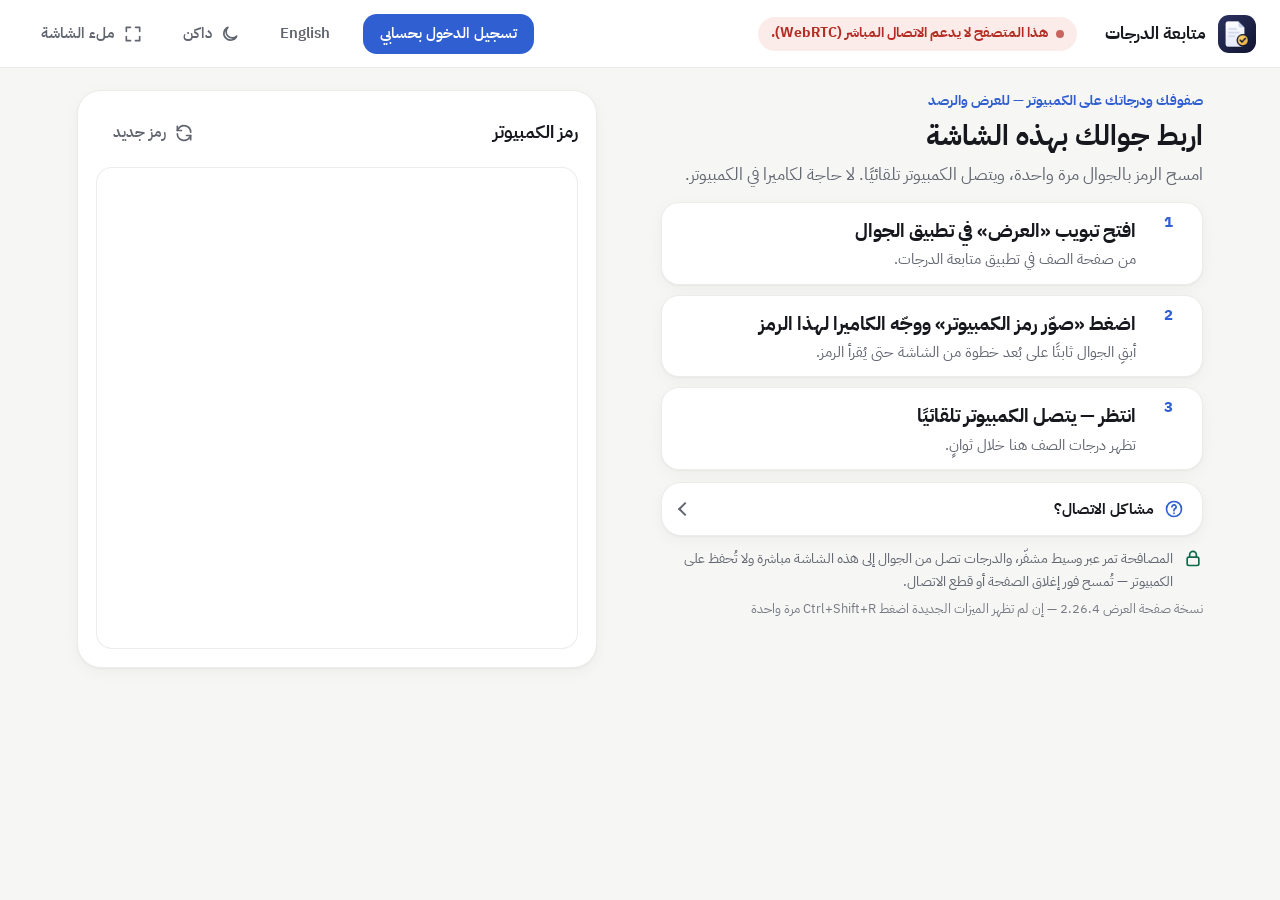
<file: index.html>
<!doctype html>
<html lang="ar" dir="rtl">
<head>
  <meta charset="utf-8">
  <meta name="viewport" content="width=device-width, initial-scale=1, viewport-fit=cover">
  <meta http-equiv="Content-Security-Policy" content="default-src 'self'; script-src 'self' 'wasm-unsafe-eval'; worker-src 'self' blob:; style-src 'self' 'unsafe-inline'; img-src 'self' data: blob:; font-src 'self'; connect-src 'self' blob: data: https://ntfy.sh https://grades-sync.grades-sync.workers.dev wss://grades-sync.grades-sync.workers.dev; media-src 'self' blob: mediastream:; manifest-src 'self'; object-src 'none'; base-uri 'self'; form-action 'none'">
  <meta name="referrer" content="no-referrer">
  <title>متابعة الدرجات</title>
  <meta name="description" content="رصد الدرجات الأسبوعية للمعلم بدون إنترنت">
  <meta name="theme-color" content="#f5f4f0" media="(prefers-color-scheme: light)">
  <meta name="theme-color" content="#10141c" media="(prefers-color-scheme: dark)">
  <link rel="manifest" href="manifest.webmanifest">
  <link rel="icon" href="icons/favicon.svg" type="image/svg+xml">
  <link rel="apple-touch-icon" href="icons/apple-touch-icon.png">
  <meta name="apple-mobile-web-app-capable" content="yes">
  <meta name="mobile-web-app-capable" content="yes">
  <meta name="apple-mobile-web-app-status-bar-style" content="default">
  <meta name="apple-mobile-web-app-title" content="الدرجات">
  <link rel="stylesheet" href="app.css">
  <script src="vendor/jszip.min.js" defer></script>
  <script src="vendor/fflate.min.js" defer></script>
  <script src="vendor/qrcode.js" defer></script>
  <script src="vendor/jsQR.js" defer></script>
  <script type="module" src="app.js"></script>
</head>
<body>
  <div id="shell" class="shell">
    <nav id="rail" class="rail" aria-label="التنقل الرئيسي"></nav>
    <main id="main" class="main" tabindex="-1">
      <div class="boot" aria-busy="true"><div class="boot-mark"></div><p>جارٍ التحميل…</p></div>
    </main>
  </div>
  <nav id="tabbar" class="tabbar" aria-label="التنقل السفلي"></nav>
  <div id="toasts" class="toasts" role="status" aria-live="polite"></div>
  <div id="overlay-root"></div>
  <noscript><p style="padding:24px">يحتاج التطبيق إلى تفعيل JavaScript.</p></noscript>
</body>
</html>
</file>
<file: app.css>
/* متابعة الدرجات — نظام التصميم والواجهة
   للتخصيص: غيّر المتغيرات في :root (الألوان، الزوايا، المسافات). راجع CLAUDE.md */

@font-face { font-family: 'Cairo'; font-style: normal; font-weight: 400; font-display: swap; src: url(fonts/cairo-arabic-400-normal.woff2) format('woff2'); unicode-range: U+0600-06FF, U+0750-077F, U+0870-088E, U+0890-0891, U+0898-08E1, U+08E3-08FF, U+200C-200E, U+2010-2011, U+204F, U+2E41, U+FB50-FDFF, U+FE70-FE74, U+FE76-FEFC; }
@font-face { font-family: 'Cairo'; font-style: normal; font-weight: 600; font-display: swap; src: url(fonts/cairo-arabic-600-normal.woff2) format('woff2'); unicode-range: U+0600-06FF, U+0750-077F, U+0870-088E, U+0890-0891, U+0898-08E1, U+08E3-08FF, U+200C-200E, U+2010-2011, U+204F, U+2E41, U+FB50-FDFF, U+FE70-FE74, U+FE76-FEFC; }
@font-face { font-family: 'Cairo'; font-style: normal; font-weight: 800; font-display: swap; src: url(fonts/cairo-arabic-800-normal.woff2) format('woff2'); unicode-range: U+0600-06FF, U+0750-077F, U+0870-088E, U+0890-0891, U+0898-08E1, U+08E3-08FF, U+200C-200E, U+2010-2011, U+204F, U+2E41, U+FB50-FDFF, U+FE70-FE74, U+FE76-FEFC; }
@font-face { font-family: 'Cairo'; font-style: normal; font-weight: 400; font-display: swap; src: url(fonts/cairo-latin-400-normal.woff2) format('woff2'); unicode-range: U+0000-00FF, U+0131, U+0152-0153, U+02BB-02BC, U+02C6, U+02DA, U+02DC, U+0304, U+0308, U+0329, U+2000-206F, U+20AC, U+2122, U+2191, U+2193, U+2212, U+2215, U+FEFF, U+FFFD; }
@font-face { font-family: 'Cairo'; font-style: normal; font-weight: 600; font-display: swap; src: url(fonts/cairo-latin-600-normal.woff2) format('woff2'); unicode-range: U+0000-00FF, U+0131, U+0152-0153, U+02BB-02BC, U+02C6, U+02DA, U+02DC, U+0304, U+0308, U+0329, U+2000-206F, U+20AC, U+2122, U+2191, U+2193, U+2212, U+2215, U+FEFF, U+FFFD; }
@font-face { font-family: 'Cairo'; font-style: normal; font-weight: 800; font-display: swap; src: url(fonts/cairo-latin-800-normal.woff2) format('woff2'); unicode-range: U+0000-00FF, U+0131, U+0152-0153, U+02BB-02BC, U+02C6, U+02DA, U+02DC, U+0304, U+0308, U+0329, U+2000-206F, U+20AC, U+2122, U+2191, U+2193, U+2212, U+2215, U+FEFF, U+FFFD; }

:root {
  --bg: #f4f6fb; --card: #ffffff; --text: #1b2433; --muted: #667085; --border: #dfe4ee;
  --primary: #1f6feb; --primary-ink: #ffffff; --primary-soft: #e8f0fe; --primary-strong: #1559c7;
  --success: #12805c; --success-soft: #e3f6ee;
  --error: #c0362c; --error-soft: #fdeceb;
  --warning: #b54708; --warning-soft: #fff4e5;
  --chip: #eef1f7; --overlay: rgba(16, 20, 28, .45);
  --shadow: 0 1px 2px rgba(16, 24, 40, .05), 0 1px 3px rgba(16, 24, 40, .06);
  --shadow-lg: 0 12px 32px rgba(16, 24, 40, .16);
  --r-card: 16px; --r-btn: 12px; --r-chip: 10px;
  --s1: 4px; --s2: 8px; --s3: 12px; --s4: 16px; --s5: 24px; --s6: 32px;
  --touch: 48px; --field-h: 52px;
  --fs: 16px; --fs-score: 18px;
  --appbar-h: 56px; --tabbar-h: 64px; --rail-w: 232px;
  --safe-t: env(safe-area-inset-top, 0px); --safe-b: env(safe-area-inset-bottom, 0px);
  --safe-l: env(safe-area-inset-left, 0px); --safe-r: env(safe-area-inset-right, 0px);
  --dur: 180ms; --ease: cubic-bezier(.2, .8, .2, 1);
  color-scheme: light;
}
:root[data-text="large"] { --fs: 18.5px; --fs-score: 20px; --field-h: 56px; }

@media (prefers-color-scheme: dark) {
  :root:not([data-theme="light"]) {
    --bg: #10141c; --card: #1a202c; --text: #edf1f7; --muted: #9aa5b8; --border: #2b3446;
    --primary: #5b9bff; --primary-ink: #0b1220; --primary-soft: #1d2b4a; --primary-strong: #8bb8ff;
    --success: #4cd3a0; --success-soft: #12342a; --error: #ff8a80; --error-soft: #3a1f1d;
    --warning: #ffb86b; --warning-soft: #3a2a14; --chip: #232b3a; --overlay: rgba(0, 0, 0, .6);
    --shadow: none; --shadow-lg: 0 12px 32px rgba(0, 0, 0, .5);
    color-scheme: dark;
  }
}
:root[data-theme="dark"] {
  --bg: #10141c; --card: #1a202c; --text: #edf1f7; --muted: #9aa5b8; --border: #2b3446;
  --primary: #5b9bff; --primary-ink: #0b1220; --primary-soft: #1d2b4a; --primary-strong: #8bb8ff;
  --success: #4cd3a0; --success-soft: #12342a; --error: #ff8a80; --error-soft: #3a1f1d;
  --warning: #ffb86b; --warning-soft: #3a2a14; --chip: #232b3a; --overlay: rgba(0, 0, 0, .6);
  --shadow: none; --shadow-lg: 0 12px 32px rgba(0, 0, 0, .5);
  color-scheme: dark;
}

* { box-sizing: border-box; }
html { -webkit-text-size-adjust: 100%; text-size-adjust: 100%; }
html, body { margin: 0; height: 100%; }
body {
  font-family: 'Cairo', system-ui, -apple-system, 'Segoe UI', Tahoma, sans-serif;
  font-size: var(--fs); line-height: 1.6; color: var(--text); background: var(--bg);
  -webkit-tap-highlight-color: transparent; overscroll-behavior-y: none;
}
button, input, select, textarea { font: inherit; color: inherit; }
button { cursor: pointer; }
:focus-visible { outline: 3px solid color-mix(in srgb, var(--primary) 55%, transparent); outline-offset: 2px; }
.num, .score { font-variant-numeric: tabular-nums; font-feature-settings: 'tnum'; }
.muted { color: var(--muted); }
.sr-only { position: absolute; width: 1px; height: 1px; overflow: hidden; clip: rect(0 0 0 0); white-space: nowrap; }
[hidden] { display: none !important; }
svg.i { width: 22px; height: 22px; flex: none; stroke: currentColor; fill: none; stroke-width: 2; stroke-linecap: round; stroke-linejoin: round; }
.flip-rtl { transform: scaleX(-1); }

/* ===== الهيكل ===== */
.shell { min-height: 100%; display: flex; }
.main { flex: 1; min-width: 0; padding-bottom: calc(var(--tabbar-h) + var(--safe-b) + var(--s4)); outline: none; }
.rail { display: none; }
.boot { display: grid; place-items: center; min-height: 70vh; color: var(--muted); }
.boot-mark { width: 56px; height: 56px; border-radius: 16px; background: linear-gradient(135deg, #2f7cf6, #1f5fd0); animation: pulse 1.2s ease-in-out infinite; }
@keyframes pulse { 50% { opacity: .5; transform: scale(.94); } }

.tabbar {
  position: fixed; inset-inline: 0; bottom: 0; z-index: 30;
  display: grid; grid-template-columns: repeat(5, 1fr);
  height: calc(var(--tabbar-h) + var(--safe-b)); padding-bottom: var(--safe-b);
  background: color-mix(in srgb, var(--card) 92%, transparent); backdrop-filter: blur(12px); -webkit-backdrop-filter: blur(12px);
  border-top: 1px solid var(--border);
}
.tabbar.hide { display: none; }
.tab {
  display: flex; flex-direction: column; align-items: center; justify-content: center; gap: 2px;
  border: 0; background: none; color: var(--muted); font-size: 12.5px; font-weight: 600; min-height: var(--touch);
}
.tab svg.i { width: 24px; height: 24px; }
.tab[aria-current="page"] { color: var(--primary); }
.tab[aria-current="page"] .tab-ico { background: var(--primary-soft); }
.tab-ico { display: grid; place-items: center; width: 56px; height: 30px; border-radius: 16px; transition: background var(--dur); }
.main.no-tabbar { padding-bottom: calc(var(--safe-b) + var(--s5)); }

/* شريط علوي */
.appbar {
  position: sticky; top: 0; z-index: 20;
  padding-top: var(--safe-t);
  background: color-mix(in srgb, var(--bg) 88%, transparent); backdrop-filter: blur(12px); -webkit-backdrop-filter: blur(12px);
  border-bottom: 1px solid transparent; transition: border-color var(--dur);
}
.appbar.scrolled { border-bottom-color: var(--border); }
.appbar-row { display: flex; align-items: center; gap: var(--s2); min-height: var(--appbar-h); padding: 0 calc(var(--s3) + var(--safe-r)) 0 calc(var(--s3) + var(--safe-l)); }
.appbar h1 { font-size: 19px; font-weight: 800; margin: 0; flex: 1; min-width: 0; white-space: nowrap; overflow: hidden; text-overflow: ellipsis; }
.appbar .sub { display: block; font-size: 12.5px; font-weight: 600; color: var(--muted); line-height: 1.2; }
.save-state { display: inline-flex; align-items: center; gap: 4px; font-size: 12.5px; font-weight: 600; color: var(--muted); white-space: nowrap; }
.save-state.ok { color: var(--success); }

.wrap { max-width: 760px; margin: 0 auto; padding: var(--s4) calc(var(--s4) + var(--safe-r)) var(--s4) calc(var(--s4) + var(--safe-l)); }
.wrap.wide { max-width: 1280px; }
.stack > * + * { margin-top: var(--s3); }
.section-title { font-size: 14px; font-weight: 800; color: var(--muted); margin: var(--s5) 4px var(--s2); }
.row { display: flex; align-items: center; gap: var(--s2); }
.row.wrap-row { flex-wrap: wrap; }
.grow { flex: 1; min-width: 0; }
.screen-enter { animation: enter var(--dur) var(--ease); }
@keyframes enter { from { opacity: 0; transform: translateY(6px); } }

/* ===== أزرار ===== */
.btn {
  display: inline-flex; align-items: center; justify-content: center; gap: var(--s2);
  min-height: var(--touch); padding: 0 var(--s4); border-radius: var(--r-btn);
  border: 1px solid var(--border); background: var(--card); color: var(--text);
  font-weight: 700; font-size: 15px; white-space: nowrap; text-decoration: none;
  transition: background var(--dur), transform 80ms, border-color var(--dur);
}
.btn:active { transform: scale(.97); }
.btn:disabled { opacity: .5; pointer-events: none; }
.btn.primary { background: var(--primary); border-color: var(--primary); color: var(--primary-ink); }
.btn.soft { background: var(--primary-soft); border-color: transparent; color: var(--primary); }
.btn.success { background: var(--success-soft); border-color: transparent; color: var(--success); }
.btn.danger { background: var(--error); border-color: var(--error); color: #fff; }
.btn.danger-ghost { color: var(--error); border-color: color-mix(in srgb, var(--error) 35%, var(--border)); }
.btn.ghost { background: transparent; border-color: transparent; }
.btn.block { width: 100%; }
.btn.lg { min-height: 56px; font-size: 16.5px; border-radius: 14px; }
.btn.sm { min-height: 40px; padding: 0 var(--s3); font-size: 14px; }
.icon-btn {
  display: inline-grid; place-items: center; width: var(--touch); height: var(--touch); flex: none;
  border: 0; border-radius: 14px; background: transparent; color: var(--text);
}
.icon-btn:hover { background: var(--chip); }
.icon-btn.labeled { width: auto; display: inline-flex; gap: 6px; padding: 0 10px; font-weight: 700; font-size: 14px; }
.fab {
  position: fixed; z-index: 25; inset-inline-start: 50%; transform: translateX(50%);
  bottom: calc(var(--tabbar-h) + var(--safe-b) + var(--s4));
  min-width: min(360px, calc(100% - 32px)); box-shadow: var(--shadow-lg);
}
.fab:active { transform: translateX(50%) scale(.97); }

/* ===== بطاقات ===== */
.card { background: var(--card); border: 1px solid var(--border); border-radius: var(--r-card); padding: var(--s4); box-shadow: var(--shadow); }
.card.flat { box-shadow: none; }
.card.tap { cursor: pointer; transition: border-color var(--dur), transform 80ms; }
.card.tap:active { transform: scale(.99); }
.card h2, .card h3 { margin: 0; font-size: 17px; font-weight: 800; }
.alert { display: flex; gap: var(--s3); align-items: flex-start; border-radius: var(--r-card); padding: var(--s4); border: 1px solid transparent; }
.alert .grow p { margin: 2px 0 var(--s2); color: var(--muted); font-size: 14.5px; }
.alert strong { display: block; }
.alert.warn { background: var(--warning-soft); color: var(--text); }
.alert.warn > svg { color: var(--warning); }
.alert.info { background: var(--primary-soft); }
.alert.info > svg { color: var(--primary); }
.alert.ok { background: var(--success-soft); }
.alert.ok > svg { color: var(--success); }
.alert.err { background: var(--error-soft); }
.alert.err > svg { color: var(--error); }

.class-card { display: grid; gap: var(--s3); }
.class-card .head { display: flex; align-items: center; gap: var(--s3); }
.class-badge { display: grid; place-items: center; width: 48px; height: 48px; border-radius: 14px; background: var(--primary-soft); color: var(--primary); font-weight: 800; font-size: 15px; flex: none; }
.class-card h3 { font-size: 18px; }
.meta { font-size: 13.5px; color: var(--muted); font-weight: 600; }
.progress { height: 8px; background: var(--chip); border-radius: 99px; overflow: hidden; }
.progress > span { display: block; height: 100%; background: var(--primary); border-radius: inherit; transition: width 300ms var(--ease); }
.progress.done > span { background: var(--success); }
.class-actions { display: flex; gap: var(--s2); }
.class-actions .btn { flex: 1; }

.hello { padding: var(--s2) 4px 0; }
.hello h2 { font-size: 24px; font-weight: 800; margin: 0; }
.hello p { margin: 0; color: var(--muted); }

/* حالة فارغة */
.empty { text-align: center; padding: var(--s5) var(--s4); }
.empty svg.art { width: 180px; height: auto; margin: 0 auto var(--s3); display: block; }
.empty h2 { font-size: 20px; margin: 0 0 var(--s2); }
.empty p { color: var(--muted); margin: 0 0 var(--s4); }
.steps { list-style: none; padding: 0; margin: var(--s4) 0; display: grid; gap: var(--s2); text-align: start; }
.steps li { display: flex; gap: var(--s3); align-items: center; background: var(--card); border: 1px solid var(--border); border-radius: 14px; padding: var(--s3) var(--s4); font-weight: 600; }
.steps .n { display: grid; place-items: center; width: 32px; height: 32px; border-radius: 50%; background: var(--primary); color: var(--primary-ink); font-weight: 800; flex: none; }

/* ===== حقول ===== */
.field { display: grid; gap: 6px; }
.field > label, .label { font-size: 14px; font-weight: 700; color: var(--muted); }
.input, .select, .textarea {
  width: 100%; min-height: var(--touch); padding: 10px 14px; border-radius: var(--r-btn);
  border: 1.5px solid var(--border); background: var(--card); outline: none; transition: border-color var(--dur), box-shadow var(--dur);
}
.textarea { min-height: 160px; resize: vertical; line-height: 1.8; }
.input:focus, .select:focus, .textarea:focus { border-color: var(--primary); box-shadow: 0 0 0 3px color-mix(in srgb, var(--primary) 18%, transparent); }
.input.bad { border-color: var(--error); background: var(--error-soft); }
.err-msg { display: flex; align-items: center; gap: 4px; color: var(--error); font-size: 12.5px; font-weight: 700; min-height: 0; }
.err-msg svg.i { width: 14px; height: 14px; }
.hint { font-size: 13px; color: var(--muted); margin: 0; }

.seg { display: inline-flex; background: var(--chip); border-radius: 12px; padding: 3px; gap: 2px; flex-wrap: wrap; }
.seg button { border: 0; background: transparent; min-height: 42px; padding: 0 14px; border-radius: 10px; font-weight: 700; color: var(--muted); }
.seg button[aria-pressed="true"] { background: var(--card); color: var(--text); box-shadow: var(--shadow); }

.switch { position: relative; width: 52px; height: 32px; flex: none; appearance: none; -webkit-appearance: none; background: var(--border); border-radius: 99px; margin: 0; transition: background var(--dur); cursor: pointer; }
.switch::after { content: ''; position: absolute; top: 3px; inset-inline-start: 3px; width: 26px; height: 26px; border-radius: 50%; background: #fff; box-shadow: 0 1px 3px rgba(0,0,0,.3); transition: inset-inline-start var(--dur) var(--ease); }
.switch:checked { background: var(--primary); }
.switch:checked::after { inset-inline-start: 23px; }

.list { background: var(--card); border: 1px solid var(--border); border-radius: var(--r-card); overflow: hidden; }
.list-item { display: flex; align-items: center; gap: var(--s3); min-height: 56px; padding: var(--s2) var(--s4); border-bottom: 1px solid var(--border); }
.list-item:last-child { border-bottom: 0; }
.list-item .grow strong { display: block; font-weight: 700; }
.list-item .grow small { display: block; color: var(--muted); font-size: 13px; line-height: 1.4; }
button.list-item { width: 100%; border-inline: 0; border-top: 0; background: none; text-align: start; }
button.list-item:hover { background: var(--chip); }

/* ===== شاشة الشعبة ===== */
.chips { display: flex; gap: var(--s2); overflow-x: auto; padding: var(--s2) calc(var(--s3) + var(--safe-r)) var(--s3) calc(var(--s3) + var(--safe-l)); scrollbar-width: none; scroll-snap-type: x proximity; }
.chips::-webkit-scrollbar { display: none; }
.chip {
  flex: none; scroll-snap-align: center; display: inline-flex; align-items: center; gap: 4px;
  min-height: 42px; padding: 0 14px; border-radius: 99px; border: 1.5px solid var(--border);
  background: var(--card); font-weight: 700; font-size: 14.5px; white-space: nowrap;
}
.chip.done { color: var(--success); border-color: color-mix(in srgb, var(--success) 40%, var(--border)); }
.chip[aria-selected="true"] { background: var(--primary); border-color: var(--primary); color: var(--primary-ink); }
.chip.small { min-height: 36px; font-size: 13.5px; padding: 0 12px; }

.toolbar { display: flex; gap: var(--s2); overflow-x: auto; scrollbar-width: none; padding-bottom: 2px; }
.toolbar::-webkit-scrollbar { display: none; }
.toolbar .btn { flex: none; }
.status-line { display: flex; align-items: center; gap: var(--s2); justify-content: space-between; flex-wrap: wrap; }
.status-pill { display: inline-flex; align-items: center; gap: 6px; padding: 6px 12px; border-radius: 99px; background: var(--warning-soft); color: var(--warning); font-weight: 800; font-size: 14px; }
.status-pill.ok { background: var(--success-soft); color: var(--success); }
.toggle-line { display: inline-flex; align-items: center; gap: var(--s2); font-weight: 700; font-size: 14px; }
.search { position: relative; }
.search svg.i { position: absolute; inset-inline-start: 12px; top: 50%; transform: translateY(-50%); color: var(--muted); pointer-events: none; }
.search .input { padding-inline-start: 42px; }

.meta-grid { display: grid; grid-template-columns: 1fr 2fr; gap: var(--s3); }

.stu { padding: var(--s3) var(--s3) var(--s4); scroll-margin-top: 150px; transition: border-color var(--dur), background var(--dur); }
.stu.complete { border-color: color-mix(in srgb, var(--success) 45%, var(--border)); }
.stu.flash { animation: flash 900ms var(--ease); }
@keyframes flash { 0% { background: var(--primary-soft); } }
.stu-head { display: flex; align-items: center; gap: var(--s2); }
.stu-num { display: grid; place-items: center; min-width: 34px; height: 34px; border-radius: 10px; background: var(--chip); font-weight: 800; font-size: 14px; flex: none; }
.stu-name { flex: 1; min-width: 0; border: 0; background: none; padding: 6px 2px; text-align: start; font-weight: 800; font-size: 16.5px; line-height: 1.35; color: var(--text); min-height: var(--touch); }
.stu-name:hover { color: var(--primary); }
.stu-total { font-weight: 800; font-size: 15px; white-space: nowrap; padding: 4px 10px; border-radius: 10px; background: var(--chip); }
.stu-total.full { background: var(--success-soft); color: var(--success); }
.stu-total .of { font-weight: 600; color: var(--muted); font-size: 12.5px; }
.btn-full { min-height: 44px; padding: 0 12px; border-radius: 12px; border: 0; background: var(--success-soft); color: var(--success); font-weight: 800; display: inline-flex; align-items: center; gap: 4px; }
.items { display: grid; gap: var(--s2); margin-top: var(--s2); }
.item-row { display: grid; grid-template-columns: 74px 1fr; align-items: center; gap: var(--s2); }
.item-label { font-size: 13.5px; font-weight: 800; color: var(--muted); line-height: 1.3; }
.score-chips { display: flex; gap: 5px; overflow-x: auto; scrollbar-width: none; }
.score-chips::-webkit-scrollbar { display: none; }
.sc {
  flex: 1 1 0; min-width: 34px; height: 46px; padding: 0 2px; border-radius: var(--r-chip);
  border: 1.5px solid var(--border); background: var(--card); font-weight: 800; font-size: var(--fs-score);
  font-variant-numeric: tabular-nums; transition: background 120ms, border-color 120ms, color 120ms;
}
.sc[aria-pressed="true"] { background: var(--primary); border-color: var(--primary); color: var(--primary-ink); }
.sc.other { font-size: 13px; color: var(--muted); flex: 1.3 1 0; padding: 0 4px; }
.sc.other[aria-pressed="true"] { color: var(--primary-ink); }
.fields-row { display: grid; grid-template-columns: repeat(4, 1fr); gap: var(--s2); margin-top: var(--s2); }
.score-field { display: grid; gap: 4px; }
.score-field label { font-size: 12.5px; font-weight: 800; color: var(--muted); text-align: center; }
.score-input {
  width: 100%; height: var(--field-h); text-align: center; font-size: var(--fs-score); font-weight: 800;
  border-radius: var(--r-btn); border: 1.5px solid var(--border); background: var(--card); outline: none;
  font-variant-numeric: tabular-nums; padding: 0 4px;
}
.score-input:focus { border-color: var(--primary); box-shadow: 0 0 0 3px color-mix(in srgb, var(--primary) 18%, transparent); }
.score-input.bad { border-color: var(--error); background: var(--error-soft); }
.score-input::placeholder { color: color-mix(in srgb, var(--muted) 60%, transparent); font-weight: 600; }

.fin-sum { display: grid; grid-template-columns: repeat(5, 1fr); gap: var(--s2); margin-top: var(--s3); }
.mini-stat { background: var(--chip); border-radius: 12px; padding: 6px 8px; text-align: center; }
.mini-stat small { display: block; color: var(--muted); font-size: 12px; font-weight: 700; }
.mini-stat b { font-size: 16px; }

/* جدول الإدخال على الشاشات العريضة */
.grid-wrap { background: var(--card); border: 1px solid var(--border); border-radius: var(--r-card); overflow: auto; max-height: calc(100vh - 260px); }
table.grid { width: 100%; border-collapse: separate; border-spacing: 0; font-size: 15px; }
table.grid th, table.grid td { padding: 6px 8px; border-bottom: 1px solid var(--border); text-align: center; white-space: nowrap; }
table.grid thead th { position: sticky; top: 0; z-index: 2; background: var(--card); font-size: 13.5px; color: var(--muted); font-weight: 800; }
table.grid td.name, table.grid th.name { text-align: start; position: sticky; inset-inline-start: 0; background: var(--card); z-index: 1; min-width: 170px; white-space: normal; }
table.grid thead th.name { z-index: 3; }
table.grid tbody tr:hover td { background: color-mix(in srgb, var(--primary-soft) 45%, var(--card)); }
table.grid tbody tr.complete td.total { color: var(--success); }
table.grid .score-input { height: 44px; min-width: 52px; max-width: 76px; font-size: 16px; }
table.grid td.total { font-weight: 800; min-width: 64px; }
table.grid .stu-name { font-size: 15px; min-height: 40px; padding: 2px; }
table.grid .cell-err { display: block; color: var(--error); font-size: 11.5px; font-weight: 700; }

/* بطاقة الطالب */
.banner { border-radius: var(--r-card); padding: var(--s4); display: flex; align-items: center; justify-content: space-between; gap: var(--s3); background: var(--chip); }
.banner.ok { background: var(--success-soft); color: var(--success); }
.banner b { font-size: 26px; }
.big-name { font-size: 26px; font-weight: 800; line-height: 1.3; margin: 0; }
table.tbl { width: 100%; border-collapse: collapse; font-size: 14.5px; }
table.tbl th, table.tbl td { padding: 8px 6px; border-bottom: 1px solid var(--border); text-align: center; }
table.tbl th { color: var(--muted); font-size: 12.5px; font-weight: 800; }
table.tbl td.start, table.tbl th.start { text-align: start; }
table.tbl tr.sum td { background: var(--primary-soft); font-weight: 800; }
table.tbl td b { font-weight: 800; }
.tbl-wrap { overflow-x: auto; }
.kv { display: grid; grid-template-columns: 1fr auto; gap: 6px 12px; }
.kv > div:nth-child(odd) { color: var(--muted); font-weight: 600; }
.kv > div:nth-child(even) { font-weight: 800; text-align: end; }

/* محرر الشعبة */
.name-row { display: flex; align-items: center; gap: var(--s2); padding: 6px var(--s2); border-bottom: 1px solid var(--border); }
.name-row:last-child { border-bottom: 0; }
.name-row .input { min-height: 44px; }
.name-row .tag { font-size: 11.5px; font-weight: 800; padding: 2px 8px; border-radius: 99px; background: var(--success-soft); color: var(--success); white-space: nowrap; }
.name-row input[type=checkbox], .pick input[type=checkbox] { width: 22px; height: 22px; accent-color: var(--primary); flex: none; }
.pick { display: flex; align-items: center; gap: var(--s3); min-height: 52px; padding: 4px var(--s4); border-bottom: 1px solid var(--border); cursor: pointer; }
.pick:last-child { border-bottom: 0; }
.pick.disabled { opacity: .55; }
.count-badge { display: inline-grid; place-items: center; min-width: 26px; height: 26px; padding: 0 8px; border-radius: 99px; background: var(--primary-soft); color: var(--primary); font-size: 13px; font-weight: 800; }

/* ===== نوافذ ===== */
.backdrop { position: fixed; inset: 0; z-index: 50; background: var(--overlay); display: flex; align-items: flex-end; justify-content: center; animation: fade var(--dur) var(--ease); }
@keyframes fade { from { opacity: 0; } }
.sheet {
  width: 100%; max-width: 640px; max-height: 92vh; overflow: auto; background: var(--card);
  border-radius: 22px 22px 0 0; padding: var(--s3) var(--s4) calc(var(--s4) + var(--safe-b));
  animation: up 220ms var(--ease); box-shadow: var(--shadow-lg);
}
.sheet::before { content: ''; display: block; width: 40px; height: 5px; border-radius: 99px; background: var(--border); margin: 0 auto var(--s3); }
@keyframes up { from { transform: translateY(40px); opacity: .4; } }
.sheet h2 { font-size: 19px; margin: 0 0 var(--s2); }
.sheet p { color: var(--muted); margin: 0 0 var(--s3); }
.sheet .actions { display: flex; gap: var(--s2); margin-top: var(--s4); }
.sheet .actions .btn { flex: 1; }
@media (min-width: 700px) {
  .backdrop { align-items: center; }
  .sheet { border-radius: 22px; max-width: 520px; }
  .sheet.wide { max-width: 760px; }
  .sheet::before { display: none; }
}

.toasts { position: fixed; z-index: 60; inset-inline: 0; bottom: calc(var(--tabbar-h) + var(--safe-b) + var(--s3)); display: grid; justify-items: center; gap: var(--s2); pointer-events: none; padding: 0 var(--s4); }
body.no-tabbar .toasts { bottom: calc(var(--safe-b) + var(--s4)); }
.toast {
  pointer-events: auto; display: flex; align-items: center; gap: var(--s3); max-width: 520px; width: max-content; min-height: 48px;
  padding: 8px 8px 8px 16px; padding-inline-start: 16px; border-radius: 14px; background: #1b2433; color: #fff; font-weight: 700; font-size: 14.5px;
  box-shadow: var(--shadow-lg); animation: up 200ms var(--ease);
}
:root[data-theme="dark"] .toast { background: #edf1f7; color: #10141c; }
@media (prefers-color-scheme: dark) { :root:not([data-theme="light"]) .toast:not(.err) { background: #edf1f7; color: #10141c; } }
.toast.err { background: var(--error); color: #fff; }
.toast button { border: 0; background: rgba(255,255,255,.16); color: inherit; font-weight: 800; min-height: 36px; padding: 0 12px; border-radius: 10px; }
.toast.out { opacity: 0; transform: translateY(8px); transition: all 200ms; }

/* لوحة الأرقام */
.keypad { display: grid; grid-template-columns: repeat(5, 1fr); gap: var(--s2); margin-top: var(--s3); direction: ltr; }
.keypad button { min-height: 56px; border-radius: 14px; border: 1px solid var(--border); background: var(--card); font-size: 22px; font-weight: 800; }
.keypad button.wide { grid-column: span 1; }
.keypad-display { text-align: center; font-size: 36px; font-weight: 800; min-height: 60px; border-radius: 14px; background: var(--chip); display: grid; place-items: center; }

/* الهياكل أثناء التحميل */
.skel { background: linear-gradient(90deg, var(--chip) 25%, color-mix(in srgb, var(--chip) 50%, var(--card)) 50%, var(--chip) 75%); background-size: 200% 100%; animation: shimmer 1.2s infinite; border-radius: var(--r-card); }
@keyframes shimmer { to { background-position: -200% 0; } }

/* العرض الحي (الجوال) */
.qr-box { display: grid; place-items: center; background: #fff; border-radius: 18px; padding: var(--s3); border: 1px solid var(--border); }
.qr-box canvas { width: min(360px, 84vw); height: auto; image-rendering: pixelated; }
.qr-tap { cursor: zoom-in; width: 100%; }
.qr-tap.full { position: fixed; inset: 0; z-index: 70; border-radius: 0; border: 0; background: #fff; display: grid; place-items: center; cursor: zoom-out; }
.qr-tap.full canvas { width: min(96vw, 96vh); }
.video-box { position: relative; border-radius: 18px; overflow: hidden; background: #000; aspect-ratio: 3 / 4; max-height: 60vh; margin: 0 auto; width: 100%; }
.video-box video { width: 100%; height: 100%; object-fit: cover; }
.video-box .frame { position: absolute; inset: 15%; border: 3px solid rgba(255,255,255,.85); border-radius: 18px; box-shadow: 0 0 0 999px rgba(0,0,0,.35); }
.live-state { display: inline-flex; align-items: center; gap: 8px; font-weight: 800; padding: 6px 14px; border-radius: 99px; background: var(--chip); }
.live-state .dot { width: 10px; height: 10px; border-radius: 50%; background: var(--muted); }
.live-state.connected { background: var(--success-soft); color: var(--success); }
.live-state.connected .dot { background: var(--success); }
.live-state.connecting { background: var(--warning-soft); color: var(--warning); }
.live-state.connecting .dot { background: var(--warning); animation: pulse 1s infinite; }
.live-state.disconnected { background: var(--error-soft); color: var(--error); }
.live-state.disconnected .dot { background: var(--error); }

/* الجولة التعريفية */
.tour { text-align: center; }
.tour svg.art { width: 200px; height: auto; margin: var(--s2) auto var(--s3); display: block; }
.tour h2 { font-size: 21px; }
.dots { display: flex; justify-content: center; gap: 6px; margin: var(--s3) 0; }
.dots span { width: 8px; height: 8px; border-radius: 99px; background: var(--border); transition: width var(--dur); }
.dots span.on { width: 22px; background: var(--primary); }

.ios-steps { counter-reset: s; list-style: none; padding: 0; display: grid; gap: var(--s3); }
.ios-steps li { display: flex; gap: var(--s3); align-items: center; background: var(--card); border: 1px solid var(--border); border-radius: 16px; padding: var(--s3); }
.ios-steps .pic { width: 64px; height: 64px; border-radius: 14px; background: var(--primary-soft); color: var(--primary); display: grid; place-items: center; flex: none; }
.ios-steps .pic svg.i { width: 32px; height: 32px; }

/* ===== الشاشات العريضة: قائمة جانبية بدل الشريط السفلي ===== */
@media (min-width: 900px) {
  .tabbar { display: none; }
  .toasts, body.no-tabbar .toasts { bottom: var(--s5); }
  .main, .main.no-tabbar { padding-bottom: var(--s5); }
  .rail {
    display: flex; flex-direction: column; gap: 4px; position: sticky; top: 0; height: 100vh; width: var(--rail-w); flex: none;
    padding: calc(var(--s4) + var(--safe-t)) var(--s3) var(--s4); border-inline-end: 1px solid var(--border); background: var(--card);
  }
  .rail .brand { display: flex; align-items: center; gap: var(--s2); padding: 0 var(--s2) var(--s4); font-weight: 800; font-size: 17px; }
  .rail .brand img { width: 36px; height: 36px; border-radius: 10px; }
  .rail .tab { flex-direction: row; justify-content: flex-start; gap: var(--s3); padding: 0 var(--s3); border-radius: 12px; font-size: 15px; min-height: 48px; }
  .rail .tab-ico { width: auto; height: auto; background: none !important; }
  .rail .tab[aria-current="page"] { background: var(--primary-soft); }
  .rail .rail-foot { margin-top: auto; font-size: 12px; color: var(--muted); padding: 0 var(--s3); }
  .fab { position: static; transform: none; min-width: 0; box-shadow: none; }
  .fab:active { transform: scale(.97); }
  .home-grid { display: grid; grid-template-columns: repeat(auto-fill, minmax(320px, 1fr)); gap: var(--s3); }
  .home-grid > * + * { margin-top: 0; }
  .split { display: grid; grid-template-columns: minmax(0, 1fr) 340px; gap: var(--s4); align-items: start; }
  .split > aside { position: sticky; top: calc(var(--appbar-h) + 70px); max-height: calc(100vh - 140px); overflow: auto; }
  .wrap { max-width: 980px; }
  .wrap.wide { max-width: 1400px; }
}
@media (max-width: 899px) { .desk-only { display: none !important; } }
@media (min-width: 900px) { .mob-only { display: none !important; } }
@media (max-width: 380px) {
  .item-row { grid-template-columns: 1fr; gap: 4px; }
  .sc { min-width: 32px; height: 46px; }
}

@media (prefers-reduced-motion: reduce) {
  *, *::before, *::after { animation-duration: 1ms !important; animation-iteration-count: 1 !important; transition-duration: 1ms !important; scroll-behavior: auto !important; }
}
@media print {
  .tabbar, .rail, .appbar, .toasts { display: none !important; }
}

@media (min-width: 1500px) { .split { grid-template-columns: minmax(0, 1fr) 400px; } }
@media (min-width: 900px) and (max-width: 1180px) { .split { grid-template-columns: 1fr; } .split > aside { display: none; } }

.toolbar.wrap-tools { flex-wrap: wrap; overflow: visible; }
@media (max-width: 899px) { .home-wrap { padding-bottom: 96px; } }
.split aside table.tbl th, .split aside table.tbl td { padding: 6px 3px; font-size: 13px; }
.split aside .tbl-wrap { overflow-x: auto; }

/* ===== شاشة الرصد المختصرة (الجوال) ===== */
.cls-head { position: sticky; top: 0; z-index: 20; background: color-mix(in srgb, var(--bg) 94%, transparent); backdrop-filter: blur(12px); -webkit-backdrop-filter: blur(12px); }
.cls-head .appbar { position: static; background: transparent; backdrop-filter: none; -webkit-backdrop-filter: none; }
.weekbar { display: flex; align-items: center; gap: var(--s2); padding: 0 calc(var(--s3) + var(--safe-r)) var(--s2) calc(var(--s3) + var(--safe-l)); border-bottom: 1px solid var(--border); }
.week-btn { flex: 1; min-height: 52px; border-radius: 14px; border: 1.5px solid var(--border); background: var(--card); display: grid; place-items: center; line-height: 1.25; padding: 4px 8px; }
.week-btn b { font-size: 17px; font-weight: 800; }
.week-btn small { font-size: 12.5px; font-weight: 700; color: var(--muted); }
.icon-btn:disabled { opacity: .35; }
.action-row { display: grid; grid-template-columns: 1.2fr 1fr 1fr; gap: var(--s2); }
.action-row .btn { padding: 0 8px; font-size: 14.5px; }
.meta-line { display: flex; align-items: center; gap: 6px; width: 100%; border: 0; background: none; padding: 2px 4px; font-weight: 700; font-size: 14px; color: var(--text); text-align: start; min-height: 36px; }
.meta-line.muted { color: var(--muted); }
.meta-line svg.i { width: 18px; height: 18px; color: var(--primary); }

.slist { background: var(--card); border: 1px solid var(--border); border-radius: var(--r-card); overflow: hidden; }
.srow {
  display: grid; align-items: center; gap: 6px 8px; padding: 10px 12px; border-bottom: 1px solid var(--border);
  grid-template-columns: 26px minmax(0, 1fr) auto; grid-template-areas: "num name total" "num boxes act";
  transition: background var(--dur); scroll-margin-top: 150px;
}
.srow:last-child { border-bottom: 0; }
.srow.complete { background: color-mix(in srgb, var(--success-soft) 45%, var(--card)); }
.srow.flash { animation: flash 900ms var(--ease); }
.srow-num { grid-area: num; align-self: start; display: grid; place-items: center; width: 26px; height: 26px; border-radius: 8px; background: var(--chip); font-weight: 800; font-size: 13px; margin-top: 2px; }
.srow-name { grid-area: name; border: 0; background: none; padding: 0; text-align: start; font-weight: 800; font-size: 15.5px; line-height: 1.35; color: var(--text); min-height: 28px; }
.srow-name small { display: block; font-size: 12px; font-weight: 600; }
.srow-total { grid-area: total; font-weight: 800; font-size: 16px; min-width: 32px; text-align: center; color: var(--muted); }
.srow-total.full { color: var(--success); }
.srow-act { grid-area: act; display: flex; justify-content: center; }
.srow .boxes { grid-area: boxes; display: flex; gap: 6px; }
.srow-done { color: var(--success); display: grid; place-items: center; width: 56px; height: 52px; }
.srow-done svg.i { width: 28px; height: 28px; }
.srow .btn-full { min-height: 52px; min-width: 56px; justify-content: center; font-size: 15px; }
.box {
  flex: 1 1 0; min-width: 52px; max-width: 74px; height: 52px; border-radius: 12px; border: 1.5px dashed var(--border); background: var(--card);
  display: grid; place-items: center; align-content: center; gap: 0; padding: 2px; line-height: 1.1; color: var(--text);
}
.box small { font-size: 10.5px; font-weight: 700; color: var(--muted); white-space: nowrap; }
.box b { font-size: 19px; font-weight: 800; color: var(--muted); }
.box.filled { border-style: solid; border-color: color-mix(in srgb, var(--primary) 35%, var(--border)); background: var(--primary-soft); }
.box.filled b { color: var(--text); }
.box.field { border-style: solid; padding: 0 2px; }
.box.field .score-input { height: 30px; border: 0; background: transparent; box-shadow: none; padding: 0; font-size: 18px; }
.box.field .score-input.bad { background: var(--error-soft); border-radius: 6px; }
.box.field .cell-err { font-size: 9.5px; color: var(--error); font-weight: 700; }
.srow.fin .box { max-width: 92px; }
@media (min-width: 460px) and (max-width: 899px) {
  .srow { grid-template-columns: 26px minmax(0, 1fr) auto 40px 64px; grid-template-areas: "num name boxes total act"; }
  .srow-num { align-self: center; margin: 0; }
}

/* نافذة اختيار الدرجة */
.picker-head { display: flex; align-items: center; gap: var(--s2); font-size: 17px; margin-bottom: var(--s3); }
.picker-tabs { display: grid; grid-template-columns: repeat(4, 1fr); width: 100%; margin-bottom: var(--s3); }
.picker-tabs button { padding: 0 4px; font-size: 13.5px; }
.picker-tabs button .num { display: block; font-size: 16px; color: var(--text); }
.picker-grid { display: grid; grid-template-columns: repeat(4, 1fr); gap: var(--s2); direction: rtl; }
.pv { min-height: 64px; border-radius: 16px; border: 1.5px solid var(--border); background: var(--card); font-size: 26px; font-weight: 800; font-variant-numeric: tabular-nums; }
.pv.on { background: var(--primary); border-color: var(--primary); color: var(--primary-ink); }
.pv.other { font-size: 15px; color: var(--muted); }
.pv:active { transform: scale(.96); }

/* اختيار الأسبوع وأدواته */
.wk-grid { display: grid; grid-template-columns: repeat(2, 1fr); gap: var(--s2); margin-bottom: var(--s2); }
.wk { display: grid; gap: 2px; text-align: start; padding: 10px 14px; min-height: 60px; border-radius: 14px; border: 1.5px solid var(--border); background: var(--card); }
.wk.wide { width: 100%; }
.wk b { font-size: 16px; }
.wk small { font-size: 12.5px; color: var(--muted); font-weight: 700; }
.wk.done { border-color: color-mix(in srgb, var(--success) 45%, var(--border)); }
.wk.done small { color: var(--success); }
.wk.on { border-color: var(--primary); box-shadow: 0 0 0 2px color-mix(in srgb, var(--primary) 25%, transparent); }
.fill-grid { display: grid; grid-template-columns: repeat(2, 1fr); gap: var(--s2); }
.fill-grid .btn.success { grid-column: span 2; }

/* إصلاحات بعد الاختبار */
.icon-btn.labeled { min-width: var(--touch); justify-content: center; }
.srow-name { min-height: 36px; }
.meta-line { min-height: 44px; }
.box.field { position: relative; }
.box.field .cell-err { position: absolute; top: calc(100% + 2px); inset-inline-start: 0; z-index: 2; white-space: nowrap; font-size: 11px; background: var(--card); padding: 0 4px; border-radius: 4px; }
.box.field .cell-err:empty { display: none; }
.srow:has(.cell-err:not(:empty)) { padding-bottom: 24px; }

/* ===== الإصدار ٣: خمس خانات، الغياب، السلايدر، الملاحظات، التقارير ===== */
.tab { font-size: 11.5px; padding: 0 2px; }
.tab-ico { width: 48px; }

/* صف الطالب: السطر الأول (الاسم + غياب + المجموع)، والثاني (المربعات + كامل) — بدون تداخل */
.srow {
  grid-template-columns: 26px minmax(0, 1fr) auto auto;
  grid-template-areas: "num name abs total" "num boxes boxes act";
}
.srow .boxes { min-width: 0; }
.box { min-width: 0; }
.abs-btn { grid-area: abs; min-height: 32px; padding: 0 10px; border-radius: 99px; border: 1.5px solid var(--border); background: var(--card); color: var(--muted); font-weight: 800; font-size: 12.5px; white-space: nowrap; }
.abs-btn.on { background: var(--error-soft); border-color: color-mix(in srgb, var(--error) 45%, var(--border)); color: var(--error); }
.srow.absent { background: color-mix(in srgb, var(--error-soft) 55%, var(--card)); }
.absent-pill { display: flex; align-items: center; gap: 6px; min-height: 52px; padding: 0 12px; border-radius: 12px; background: var(--error-soft); color: var(--error); font-weight: 800; font-size: 13.5px; width: 100%; }
.absent-pill svg.i { width: 18px; height: 18px; }
.note-dot { display: inline-flex; align-items: center; gap: 2px; margin-inline-start: 6px; font-size: 11.5px; font-weight: 700; color: var(--primary); vertical-align: middle; }
.note-dot svg.i { width: 13px; height: 13px; }
@media (min-width: 460px) and (max-width: 899px) {
  .srow { grid-template-columns: 26px minmax(0, 1fr) auto auto 40px 64px; grid-template-areas: "num name boxes abs total act"; }
  .srow .boxes { min-width: 240px; }
}

/* السلايدر */
.slider-box { background: var(--chip); border-radius: 18px; padding: 14px 16px 10px; margin-bottom: var(--s2); }
.slider-label { text-align: center; font-weight: 800; color: var(--muted); font-size: 14px; }
.slider-val { display: block; text-align: center; font-size: 46px; font-weight: 800; line-height: 1.15; color: var(--primary); }
.score-slider { width: 100%; height: 44px; margin: 6px 0 0; accent-color: var(--primary); -webkit-appearance: none; appearance: none; background: transparent; touch-action: none; }
.score-slider::-webkit-slider-runnable-track { height: 10px; border-radius: 99px; background: linear-gradient(to left, var(--error), var(--warning), var(--success)); }
.score-slider::-moz-range-track { height: 10px; border-radius: 99px; background: linear-gradient(to left, var(--error), var(--warning), var(--success)); }
.score-slider::-webkit-slider-thumb { -webkit-appearance: none; width: 36px; height: 36px; margin-top: -13px; border-radius: 50%; background: #fff; border: 4px solid var(--primary); box-shadow: 0 2px 8px rgba(0,0,0,.25); }
.score-slider::-moz-range-thumb { width: 30px; height: 30px; border-radius: 50%; background: #fff; border: 4px solid var(--primary); }
.slider-ticks { display: flex; justify-content: space-between; padding: 0 12px; font-size: 13px; font-weight: 800; color: var(--muted); }
.slider-ticks span { width: 1px; text-align: center; display: flex; justify-content: center; position: relative; }
.slider-ticks span::before { content: ''; position: absolute; top: -6px; width: 1px; height: 5px; background: var(--muted); opacity: .5; }
.slider-ticks span.major::before { height: 8px; opacity: 1; }
.picker-actions { display: grid !important; grid-template-columns: 1fr 1.4fr 1fr; }

/* بطاقة الطالب: الغياب والملاحظات */
table.tbl tr.abs-row td { background: var(--error-soft); }
table.tbl td.abs-cell { color: var(--error); font-weight: 800; }
.notes { list-style: none; margin: 0; padding: 0; display: grid; gap: 8px; }
.notes li { display: flex; gap: 8px; align-items: flex-start; background: var(--chip); border-radius: 12px; padding: 8px 12px; }
.notes p { margin: 2px 0 0; white-space: pre-wrap; }

/* التقارير */
.report-grid { display: grid; grid-template-columns: repeat(auto-fill, minmax(260px, 1fr)); gap: var(--s3); }
.report-card { display: flex; gap: var(--s3); align-items: center; text-align: start; padding: var(--s4); min-height: 88px; border-radius: var(--r-card); border: 1px solid var(--border); background: var(--card); box-shadow: var(--shadow); }
.report-card svg.i { width: 34px; height: 34px; color: var(--primary); flex: none; }
.report-card strong { display: block; font-size: 16.5px; }
.report-card small { display: block; color: var(--muted); font-size: 13px; line-height: 1.45; }
.report-card:active { transform: scale(.99); }
#print-root { display: none; }
.live-wait { display: grid; justify-items: center; gap: 4px; padding: var(--s3) 0; }
.live-wait h3 { margin: 6px 0 0; }
.spinner-lg { width: 44px; height: 44px; border-radius: 50%; border: 4px solid var(--primary-soft); border-top-color: var(--primary); animation: spin 900ms linear infinite; }
@keyframes spin { to { transform: rotate(360deg); } }
.version-line { text-align: center; margin-top: var(--s5); opacity: .8; }
details.whats-new summary { font-weight: 800; cursor: pointer; min-height: 40px; display: flex; align-items: center; gap: 8px; }
.changelog { margin: 0; padding-inline-start: 18px; display: grid; gap: 8px; }
.changelog ul { margin: 4px 0 0; padding-inline-start: 18px; color: var(--muted); font-size: 14px; }

/* الإصدار ٢.١: لمس وتباين */
:root { --success: #0f6e4f; --muted: #5b6474; }
.abs-btn { min-height: 44px; min-width: 56px; padding: 0 12px; font-size: 13px; }
details.advanced summary, details.whats-new summary { min-height: 48px; }
.srow-name { min-height: 44px; }
table.grid .abs-btn { min-height: 40px; }

/* الإصدار ٢.٢: نجمة التميّز و❗ */
.srow { grid-template-areas: "num name flags total" "num boxes boxes act"; }
.row-flags { grid-area: flags; display: flex; gap: 6px; align-items: center; }
.star-btn { min-width: 44px; min-height: 44px; border-radius: 12px; border: 1.5px solid var(--border); background: var(--card); font-size: 22px; line-height: 1; color: var(--muted); }
.star-btn.on { color: #e3a008; border-color: color-mix(in srgb, #e3a008 50%, var(--border)); background: color-mix(in srgb, #e3a008 14%, var(--card)); }
.issue-mark { margin-inline-end: 4px; }
.notes li.issue { background: var(--error-soft); }
.issue-toggle { font-size: 14px; }
@media (min-width: 460px) and (max-width: 899px) {
  .srow { grid-template-columns: 26px minmax(0, 1fr) auto auto 40px 64px; grid-template-areas: "num name boxes flags total act"; }
}

/* ===== الإصدار ٢.٢: صفحة العرض بخطوات + وضع الإدارة ===== */
.live-page .live-step { background: var(--card); border: 1px solid var(--border); border-radius: var(--r-card); padding: var(--s4); display: grid; gap: var(--s3); }
.live-step h3 { margin: 0; display: flex; align-items: center; gap: 10px; font-size: 17px; }
.step-n { display: inline-grid; place-items: center; width: 30px; height: 30px; border-radius: 50%; background: var(--primary); color: var(--primary-ink); font-size: 15px; font-weight: 800; flex: none; }
.mode-grid { display: grid; gap: var(--s2); }
.mode-card { display: flex; gap: var(--s3); align-items: center; text-align: start; padding: 14px; border-radius: 14px; border: 2px solid var(--border); background: var(--card); min-height: 76px; }
.mode-card strong { display: block; font-size: 16px; }
.mode-card small { display: block; color: var(--muted); font-size: 13px; line-height: 1.5; }
.mode-card.on { border-color: var(--primary); background: var(--primary-soft); }
.mode-card:disabled { opacity: .45; }
.mode-ico { display: grid; place-items: center; width: 48px; height: 48px; border-radius: 12px; background: var(--chip); color: var(--primary); flex: none; }
.mode-card.on .mode-ico { background: var(--primary); color: var(--primary-ink); }
.manage-points { margin: 0; padding-inline-start: 20px; line-height: 2; }
.opts-list .list-item { min-height: 60px; }
.link-btn { border: 0; background: none; color: var(--primary); font-weight: 700; padding: 6px 2px; min-height: 40px; display: inline-flex; align-items: center; gap: 4px; }
.flat-details summary { font-weight: 800; cursor: pointer; min-height: 44px; display: flex; align-items: center; gap: 8px; }
.remote-bar { position: sticky; top: 0; z-index: 25; display: flex; align-items: center; gap: 8px; justify-content: center; padding: 8px 16px; background: var(--primary); color: var(--primary-ink); font-size: 14px; }
.remote-bar svg.i { width: 18px; height: 18px; }
@media (min-width: 700px) { .mode-grid { grid-template-columns: 1fr 1fr; } }

/* شريط «المشاركة تعمل» في كل الصفحات */
.share-bar { position: sticky; top: 0; z-index: 26; display: flex; align-items: center; gap: 8px; padding: calc(4px + var(--safe-t)) 12px 4px; background: var(--success-soft); color: var(--success); font-weight: 800; font-size: 13.5px; }
.share-bar .dot { width: 9px; height: 9px; border-radius: 50%; background: var(--success); animation: pulse 1.4s infinite; flex: none; }
.share-bar.resuming, .share-bar.lost { background: var(--warning-soft); color: var(--warning); }
.share-bar.resuming .dot, .share-bar.lost .dot { background: var(--warning); }
.share-txt { flex: 1; border: 0; background: none; color: inherit; font-weight: 800; text-align: start; min-height: 36px; padding: 0; }
.share-stop { border: 0; border-radius: 99px; background: var(--error); color: #fff; font-weight: 800; min-height: 36px; padding: 0 14px; }
body:has(.share-bar) .appbar { top: 0; }

.note-btn { font-size: 18px; }
.note-btn.issue { border-color: color-mix(in srgb, var(--error) 45%, var(--border)); background: var(--error-soft); }

/* =====================================================================
   الإصدار ٢.٦ — هوية بريميوم: حبر نيلي، خلفية ورقية دافئة، حدود دقيقة
   (هذه الطبقة تعلو ما قبلها — للتخصيص غيّر المتغيرات هنا)
   ===================================================================== */
:root {
  --bg: #f5f4f0; --card: #ffffff; --text: #14161c; --muted: #5d626d; --border: #e5e3dd;
  --line: #eeece7;
  --primary: #3343c4; --primary-ink: #ffffff; --primary-soft: #eceefb; --primary-strong: #2533a3;
  --ink: #171a2b; --ink-2: #252a44;
  --success: #0e6b4d; --success-soft: #e4f3ec;
  --error: #b42d24; --error-soft: #fbebe9;
  --warning: #9a4a07; --warning-soft: #fdf1e2;
  --gold: #b07a04; --gold-soft: #fbf3dc;
  --chip: #efede8; --overlay: rgba(14, 16, 26, .5);
  --shadow: 0 0 0 1px rgba(20, 22, 28, .06), 0 1px 2px rgba(20, 22, 28, .04), 0 2px 6px rgba(20, 22, 28, .03);
  --shadow-md: 0 0 0 1px rgba(20, 22, 28, .06), 0 4px 14px rgba(20, 22, 28, .08);
  --shadow-lg: 0 0 0 1px rgba(20, 22, 28, .06), 0 18px 48px rgba(20, 22, 28, .18);
  --r-card: 18px; --r-btn: 12px; --r-chip: 11px;
}
@media (prefers-color-scheme: dark) {
  :root:not([data-theme="light"]) {
    --bg: #0d0e12; --card: #16181e; --text: #eceef3; --muted: #9a9fab; --border: #2a2d36; --line: #22252c;
    --primary: #8e9cff; --primary-ink: #0d1030; --primary-soft: #1d2140; --primary-strong: #b3bdff;
    --ink: #20243a; --ink-2: #2a2f4a;
    --success: #4fd1a1; --success-soft: #11291f; --error: #ff8f84; --error-soft: #331a18;
    --warning: #ffb86b; --warning-soft: #33240f; --gold: #f2c14e; --gold-soft: #2e2510;
    --chip: #1f2128; --overlay: rgba(0, 0, 0, .65);
    --shadow: 0 0 0 1px rgba(255, 255, 255, .06); --shadow-md: 0 0 0 1px rgba(255, 255, 255, .07), 0 6px 18px rgba(0, 0, 0, .4);
    --shadow-lg: 0 0 0 1px rgba(255, 255, 255, .08), 0 18px 48px rgba(0, 0, 0, .6);
  }
}
:root[data-theme="dark"] {
  --bg: #0d0e12; --card: #16181e; --text: #eceef3; --muted: #9a9fab; --border: #2a2d36; --line: #22252c;
  --primary: #8e9cff; --primary-ink: #0d1030; --primary-soft: #1d2140; --primary-strong: #b3bdff;
  --ink: #20243a; --ink-2: #2a2f4a;
  --success: #4fd1a1; --success-soft: #11291f; --error: #ff8f84; --error-soft: #331a18;
  --warning: #ffb86b; --warning-soft: #33240f; --gold: #f2c14e; --gold-soft: #2e2510;
  --chip: #1f2128; --overlay: rgba(0, 0, 0, .65);
  --shadow: 0 0 0 1px rgba(255, 255, 255, .06); --shadow-md: 0 0 0 1px rgba(255, 255, 255, .07), 0 6px 18px rgba(0, 0, 0, .4);
  --shadow-lg: 0 0 0 1px rgba(255, 255, 255, .08), 0 18px 48px rgba(0, 0, 0, .6);
}
body { -webkit-font-smoothing: antialiased; text-rendering: optimizeLegibility; }
::selection { background: color-mix(in srgb, var(--primary) 22%, transparent); }
.boot-mark { background: var(--ink); }

/* الأسطح: ظل دقيق بدل الحد الثقيل */
.card, .list, .slist, .grid-wrap, .report-card, .live-page .live-step { border: 0; box-shadow: var(--shadow); }
.card.flat { box-shadow: var(--shadow); background: var(--card); }
.list-item, .srow, .pick, .name-row { border-bottom-color: var(--line); }
table.grid th, table.grid td, table.tbl th, table.tbl td { border-bottom-color: var(--line); }
.section-title { font-size: 12.5px; font-weight: 800; color: var(--muted); margin: var(--s5) 6px var(--s2); }

/* الأزرار */
.btn { border: 0; box-shadow: var(--shadow); font-weight: 700; transition: background var(--dur), box-shadow var(--dur), transform 80ms; }
.btn:hover { box-shadow: var(--shadow-md); }
.btn.primary { background: var(--primary); color: var(--primary-ink); box-shadow: inset 0 1px 0 rgba(255, 255, 255, .14), 0 1px 2px rgba(20, 22, 28, .18), 0 4px 12px color-mix(in srgb, var(--primary) 26%, transparent); }
.btn.primary:hover { background: var(--primary-strong); }
.btn.soft { background: var(--primary-soft); color: var(--primary); box-shadow: none; }
.btn.success, .btn.ghost { box-shadow: none; }
.btn.ghost:hover { background: var(--chip); }
.btn.danger { box-shadow: 0 1px 2px rgba(20, 22, 28, .18); }
.btn.danger-ghost { box-shadow: 0 0 0 1px color-mix(in srgb, var(--error) 30%, var(--border)); }
.btn.lg { border-radius: 14px; font-weight: 800; }
.icon-btn { border-radius: 12px; }

/* الحقول */
.input, .select, .textarea, .score-input { border: 0; box-shadow: inset 0 0 0 1px var(--border); background: var(--card); }
.input:hover, .select:hover, .textarea:hover { box-shadow: inset 0 0 0 1px color-mix(in srgb, var(--text) 22%, var(--border)); }
.input:focus, .select:focus, .textarea:focus, .score-input:focus { box-shadow: inset 0 0 0 1.5px var(--primary), 0 0 0 4px color-mix(in srgb, var(--primary) 14%, transparent); }
.input.bad, .score-input.bad { box-shadow: inset 0 0 0 1.5px var(--error); }
.field > label, .label { font-size: 13px; color: var(--muted); }
.seg button[aria-pressed="true"] { box-shadow: 0 1px 2px rgba(20, 22, 28, .08), 0 0 0 1px rgba(20, 22, 28, .04); }
.switch { background: color-mix(in srgb, var(--text) 16%, var(--chip)); }
.switch::after { box-shadow: 0 1px 2px rgba(0, 0, 0, .2), 0 2px 6px rgba(0, 0, 0, .12); }

/* الشريط العلوي والسفلي */
.appbar { background: color-mix(in srgb, var(--bg) 82%, transparent); backdrop-filter: saturate(1.6) blur(16px); -webkit-backdrop-filter: saturate(1.6) blur(16px); }
.appbar.scrolled { border-bottom-color: var(--line); }
.appbar h1 { font-size: 20px; }
.save-state { font-size: 12px; padding: 4px 10px; border-radius: 99px; background: var(--chip); }
.save-state.ok { background: var(--success-soft); }
.tabbar { background: color-mix(in srgb, var(--card) 82%, transparent); backdrop-filter: saturate(1.6) blur(18px); -webkit-backdrop-filter: saturate(1.6) blur(18px); border-top: 1px solid var(--line); }
.tab { font-weight: 700; }
.tab[aria-current="page"] { color: var(--text); }
.tab[aria-current="page"] .tab-ico { background: var(--ink); color: #fff; }
.tab-ico { height: 32px; border-radius: 99px; }

/* الرئيسية: بطاقة ترحيب داكنة + بطاقات الشعب */
.hello { position: relative; overflow: hidden; padding: 22px 20px; border-radius: 22px; background: var(--ink); color: #fff; box-shadow: var(--shadow-md); }
.hello::after { content: ''; position: absolute; inset-inline-end: -70px; top: -90px; width: 240px; height: 240px; border-radius: 50%; background: radial-gradient(closest-side, rgba(120, 136, 255, .38), transparent); pointer-events: none; }
.hello h2 { font-size: 23px; color: #fff; position: relative; }
.hello p { color: rgba(255, 255, 255, .74); position: relative; font-weight: 600; }
.class-card { gap: 14px; padding: 18px; }
.class-card.tap:hover { box-shadow: var(--shadow-md); }
.class-badge { width: 46px; height: 46px; border-radius: 13px; background: var(--ink); color: #fff; font-size: 15px; }
.class-card h3 { font-size: 17.5px; }
.progress { height: 6px; background: var(--chip); }
.class-actions { justify-content: flex-end; }
.class-actions .btn { flex: none; min-height: 44px; }
.fab { border-radius: 99px; padding: 0 26px; }
.alert { border-radius: 16px; }
.alert .btn.primary { box-shadow: none; }

/* شاشة الرصد (الجوال) */
.week-btn { border: 0; box-shadow: var(--shadow); border-radius: 14px; }
.weekbar { border-bottom-color: var(--line); }
.chip { border: 0; box-shadow: var(--shadow); }
.chip.done { box-shadow: inset 0 0 0 1px color-mix(in srgb, var(--success) 35%, transparent); background: var(--success-soft); }
.chip[aria-selected="true"] { background: var(--ink); color: #fff; box-shadow: none; }
.srow { padding: 12px 14px; }
.srow.complete { background: var(--card); }
.srow.complete .srow-num { background: var(--success-soft); color: var(--success); }
.srow-num { border-radius: 99px; background: var(--chip); color: var(--muted); font-size: 12px; }
.srow-total { color: var(--text); font-size: 15px; }
.srow-total.full { color: var(--success); }
.box { border: 0; background: var(--chip); border-radius: 12px; }
.box b { color: color-mix(in srgb, var(--muted) 70%, transparent); }
.box.filled { border: 0; background: var(--card); box-shadow: inset 0 0 0 1px var(--border), 0 1px 2px rgba(20, 22, 28, .05); }
.box.filled b { color: var(--text); }
.box:hover { box-shadow: inset 0 0 0 1.5px color-mix(in srgb, var(--primary) 50%, transparent); }
.box.field { box-shadow: inset 0 0 0 1px var(--border); background: var(--card); }
.box.field .score-input { box-shadow: none; }
.btn-full { border-radius: 12px; }
.abs-btn { border: 0; background: var(--chip); color: var(--muted); }
.abs-btn.on { border: 0; background: var(--error-soft); color: var(--error); box-shadow: inset 0 0 0 1px color-mix(in srgb, var(--error) 30%, transparent); }
.srow.absent { background: color-mix(in srgb, var(--error-soft) 45%, var(--card)); }
.star-btn { border: 0; background: var(--chip); color: var(--muted); display: inline-grid; place-items: center; }
.star-btn svg.i { width: 20px; height: 20px; }
.star-btn.on { background: var(--gold-soft); color: var(--gold); border: 0; box-shadow: inset 0 0 0 1px color-mix(in srgb, var(--gold) 35%, transparent); }
.star-btn.on svg.i { fill: currentColor; }
.note-btn.issue { background: var(--error-soft); color: var(--error); border: 0; box-shadow: inset 0 0 0 1px color-mix(in srgb, var(--error) 30%, transparent); }
.issue-mark { display: inline-grid; place-items: center; width: 18px; height: 18px; border-radius: 50%; background: var(--error); color: #fff; font-size: 12px; font-weight: 800; line-height: 1; vertical-align: 2px; margin-inline-end: 6px; }
.note-dot { color: var(--muted); }

/* النوافذ */
.sheet { border-radius: 26px 26px 0 0; box-shadow: var(--shadow-lg); }
@media (min-width: 700px) { .sheet { border-radius: 24px; } }
.sheet::before { background: color-mix(in srgb, var(--text) 18%, transparent); }
.slider-box { border-radius: 20px; }
.slider-val { color: var(--text); }
.score-slider::-webkit-slider-thumb { border-color: var(--primary); }
.pv { border: 0; background: var(--chip); border-radius: 14px; }
.pv.on { background: var(--ink); color: #fff; }
.wk { border: 0; box-shadow: var(--shadow); }
.wk.on { box-shadow: inset 0 0 0 2px var(--primary); }
.wk.done { box-shadow: inset 0 0 0 1px color-mix(in srgb, var(--success) 40%, transparent); }
.keypad button { border: 0; box-shadow: var(--shadow); }
.toast { background: var(--ink); color: #fff; border-radius: 14px; }
:root[data-theme="dark"] .toast:not(.err) { background: #eceef3; color: #14161c; }

/* بطاقة الطالب */
.big-name { font-size: 25px; }
.banner { background: var(--ink); color: #fff; border-radius: 18px; }
.banner.ok { background: var(--success); color: #fff; }
table.tbl tr.sum td { background: var(--chip); }

/* التقارير والعرض */
.report-card svg.i { color: var(--text); padding: 10px; width: 46px; height: 46px; border-radius: 13px; background: var(--chip); }
.report-card:hover { box-shadow: var(--shadow-md); }
.step-n { background: var(--ink); color: #fff; font-size: 14px; width: 28px; height: 28px; }
.mode-card { border: 0; box-shadow: var(--shadow); }
.mode-card.on { box-shadow: inset 0 0 0 2px var(--primary); }
.remote-bar { background: var(--ink); color: #fff; font-weight: 600; }
.remote-bar b { font-weight: 800; }
.share-bar { background: var(--success); color: #fff; }
.share-bar .dot { background: #fff; }
.share-stop { background: rgba(255, 255, 255, .2); }
.share-bar.resuming, .share-bar.lost { background: var(--warning); color: #fff; }
.share-bar.resuming .dot, .share-bar.lost .dot { background: #fff; }

/* الوضع الداكن: العناصر المميّزة باللون الأساسي بدل الحبر */
:root[data-theme="dark"] :is(.tab[aria-current="page"] .tab-ico, .chip[aria-selected="true"], .pv.on, .step-n) { background: var(--primary); color: var(--primary-ink); }
:root[data-theme="dark"] .class-badge { background: var(--primary-soft); color: var(--primary); }
@media (prefers-color-scheme: dark) {
  :root:not([data-theme="light"]) :is(.tab[aria-current="page"] .tab-ico, .chip[aria-selected="true"], .pv.on, .step-n) { background: var(--primary); color: var(--primary-ink); }
  :root:not([data-theme="light"]) .class-badge { background: var(--primary-soft); color: var(--primary); }
  :root:not([data-theme="light"]) .toast:not(.err) { background: #eceef3; color: #14161c; }
}

/* الكمبيوتر (الواجهة العريضة) */
@media (min-width: 900px) {
  .rail { background: var(--card); border-inline-end: 1px solid var(--line); }
  .rail .tab { color: var(--muted); }
  .rail .tab[aria-current="page"] { background: var(--chip); color: var(--text); }
  .rail .tab[aria-current="page"] svg.i { color: var(--primary); }
  .rail .tab-ico { background: none !important; color: inherit !important; }
  .hello { padding: 28px; }
  table.grid thead th { background: var(--card); font-size: 12.5px; }
  table.grid tbody tr:hover td { background: color-mix(in srgb, var(--chip) 60%, var(--card)); }
}
.tbl-wrap { background: var(--card); border-radius: var(--r-card); box-shadow: var(--shadow); padding: 4px 10px; }
.edit-toggle svg { width: 18px; height: 18px; }

/* ٢.٦.٢ — بطاقة الترحيب بلون واحد (بلا تدرّج)، واختيار الشعبة في التقارير */
.hello::after { content: none; display: none; }
.hello { background: var(--ink); }
.class-pick { display: grid; gap: 8px; grid-template-columns: repeat(auto-fill, minmax(220px, 1fr)); }
.cp { display: flex; align-items: center; gap: 12px; min-height: 60px; padding: 10px 14px; border: 0; border-radius: 14px; background: var(--card); box-shadow: var(--shadow); text-align: start; color: var(--text); transition: box-shadow var(--dur), background var(--dur); }
.cp strong { display: block; font-weight: 800; font-size: 15.5px; }
.cp small { display: block; color: var(--muted); font-size: 12.5px; font-weight: 600; }
.cp-dot { width: 20px; height: 20px; border-radius: 50%; flex: none; box-shadow: inset 0 0 0 2px var(--border); transition: box-shadow var(--dur); }
.cp[aria-checked="true"] { box-shadow: inset 0 0 0 2px var(--primary); background: color-mix(in srgb, var(--primary-soft) 55%, var(--card)); }
.cp[aria-checked="true"] .cp-dot { box-shadow: inset 0 0 0 6px var(--primary); }
.label { display: block; margin-bottom: -4px; }
/* القوائم المنسدلة بنفس الهوية بدل شكل النظام */
.select { -webkit-appearance: none; appearance: none; padding-inline-end: 40px; font-weight: 700; cursor: pointer;
  background-image: url("data:image/svg+xml,%3Csvg xmlns='http://www.w3.org/2000/svg' viewBox='0 0 24 24' fill='none' stroke='%235d626d' stroke-width='2.2' stroke-linecap='round' stroke-linejoin='round'%3E%3Cpath d='M6 9l6 6 6-6'/%3E%3C/svg%3E");
  background-repeat: no-repeat; background-size: 18px; background-position: left 14px center; }

/* ٢.٦.٣ — صف الطالب المرتّب: الاسم والمجموع، ثم الدرجات، ثم أزرار هادئة. كل حالة تظهر مرة واحدة */
.srow {
  grid-template-columns: 28px minmax(0, 1fr) auto;
  grid-template-areas: "num name total" "num boxes act" "num flags flags";
  gap: 8px 10px; padding: 14px 14px 10px;
}
.srow-name { font-size: 16px; line-height: 1.4; min-height: 0; padding: 2px 0; }
.srow-total { align-self: center; min-width: 40px; padding: 4px 10px; border-radius: 99px; background: var(--chip); font-size: 14.5px; }
.srow-total:empty { visibility: hidden; }
.srow-total.full { background: var(--success-soft); color: var(--success); }
.srow-total.abs { color: var(--muted); }
.srow .boxes { min-width: 0; }
.srow-act { align-self: stretch; display: flex; align-items: center; }
.row-flags { grid-area: flags; display: flex; gap: 4px; flex-wrap: wrap; margin-inline-start: -8px; }
.flag {
  display: inline-flex; align-items: center; gap: 6px; min-height: 40px; padding: 0 10px; border: 0; border-radius: 10px;
  background: transparent; color: var(--muted); font-weight: 700; font-size: 13.5px; box-shadow: none; min-width: 0;
}
.flag svg.i { width: 17px; height: 17px; }
.flag:hover { background: var(--chip); color: var(--text); }
.flag.abs-btn.on { background: transparent; color: var(--text); box-shadow: none; }
.flag.star-btn.on { background: var(--gold-soft); color: var(--gold); box-shadow: none; }
.flag.star-btn.on svg.i { fill: currentColor; }
.flag .note-dot { display: inline-grid; place-items: center; min-width: 20px; height: 20px; padding: 0 6px; margin: 0; border-radius: 99px; background: var(--chip); color: var(--text); font-size: 11.5px; }
.issue-mark { width: 20px; height: 20px; font-size: 12.5px; vertical-align: 1px; }
.srow.absent { background: color-mix(in srgb, var(--chip) 55%, var(--card)); }
.srow.absent .srow-name { color: var(--muted); }
.absent-pill { background: transparent; color: var(--muted); font-weight: 700; font-size: 13.5px; min-height: 52px; padding: 0 4px; border: 1.5px dashed var(--border); border-radius: 12px; justify-content: center; }
@media (min-width: 460px) and (max-width: 899px) {
  .srow { grid-template-columns: 28px minmax(0, 1fr) auto auto auto; grid-template-areas: "num name boxes total act" "num flags flags flags flags"; }
  .srow .boxes { min-width: 240px; }
}

/* زر اختيار الشعبة (يفتح نافذة) */
.pick-btn { display: flex; align-items: center; gap: 12px; width: 100%; min-height: 68px; padding: 10px 14px; border: 0; border-radius: 16px; background: var(--card); box-shadow: var(--shadow); text-align: start; color: var(--text); font: inherit; cursor: pointer; transition: box-shadow var(--dur); }
.pick-btn:hover { box-shadow: var(--shadow-md); }
.pick-btn:active { transform: scale(.99); }
.pick-btn .grow { display: block; min-width: 0; }
.pick-btn small { display: block; font-size: 12px; font-weight: 700; color: var(--muted); line-height: 1.3; }
.pick-btn strong { display: block; font-size: 17px; font-weight: 800; line-height: 1.35; }
.pick-meta { display: block; font-size: 12.5px; font-weight: 600; color: var(--muted); line-height: 1.4; }
.pick-ico { display: grid; place-items: center; width: 44px; height: 44px; border-radius: 13px; background: var(--ink); color: #fff; flex: none; }
.pick-ico svg.i { width: 22px; height: 22px; }
.pick-chev { display: grid; place-items: center; width: 34px; height: 34px; border-radius: 99px; background: var(--chip); color: var(--muted); font-size: 13px; flex: none; }
.sheet .class-pick { grid-template-columns: 1fr; margin-top: 8px; }
:root[data-theme="dark"] .pick-ico { background: var(--primary-soft); color: var(--primary); }
@media (prefers-color-scheme: dark) { :root:not([data-theme="light"]) .pick-ico { background: var(--primary-soft); color: var(--primary); } }
.pick-chev { width: auto; height: 34px; padding: 0 14px; font-size: 13px; font-weight: 800; color: var(--primary); background: var(--primary-soft); }

/* ٢.٧ — ثبات الشريط السفلي في كل الصفحات */
html { scrollbar-gutter: stable; }
.tabbar { background: var(--card); backdrop-filter: none; -webkit-backdrop-filter: none; border-top: 1px solid var(--line); box-shadow: none; }
/* «محفوظ» نص هادئ بلا إطار */
.save-state, .save-state.ok { background: none; padding: 0; border-radius: 0; font-size: 12.5px; }

/* =====================================================================
   الإصدار ٢.٧ — لغة تصميم منضبطة (مستلهمة من مبادئ «فلوسي»):
   خط واجهات عربي واحد، مقاسات وزوايا محدودة، لون مميز واحد يُستعمل بقلّة،
   أرقام بلا دوائر، حالات كنص لا كفقاعات، وشريط سفلي ثابت في كل الصفحات.
   ===================================================================== */
@font-face { font-family: 'IBM Plex Sans Arabic'; font-style: normal; font-weight: 400; font-display: swap; src: url(fonts/ibm-plex-arabic-400.ttf) format('truetype'); }
@font-face { font-family: 'IBM Plex Sans Arabic'; font-style: normal; font-weight: 600; font-display: swap; src: url(fonts/ibm-plex-arabic-600.ttf) format('truetype'); }
@font-face { font-family: 'IBM Plex Sans Arabic'; font-style: normal; font-weight: 700; font-display: swap; src: url(fonts/ibm-plex-arabic-700.ttf) format('truetype'); }

:root {
  /* أزرق عادي هادئ — لون مميز واحد */
  --primary: #2f5fd0; --primary-strong: #234bb0; --primary-soft: #ebf0fc; --primary-ink: #ffffff;
  --bg: #f6f6f4; --card: #ffffff; --text: #16181d; --muted: #61656f; --border: #e3e3df; --line: #ececea;
  --chip: #f1f1ee;
  /* الزوايا: ٨ شارات، ١٤ عناصر تحكم، ٢٠ بطاقات، ٢٨ نوافذ */
  --r-badge: 8px; --r-btn: 14px; --r-chip: 14px; --r-card: 20px; --r-sheet: 28px;
  --shadow: 0 1px 2px rgba(16, 18, 24, .04), 0 4px 16px rgba(16, 18, 24, .04);
  --shadow-md: 0 2px 4px rgba(16, 18, 24, .05), 0 10px 28px rgba(16, 18, 24, .08);
  --fs: 15.5px;
}
:root[data-text="large"] { --fs: 17.5px; }
@media (prefers-color-scheme: dark) {
  :root:not([data-theme="light"]) {
    --primary: #7ea2ff; --primary-strong: #a5bfff; --primary-soft: #1a2440; --primary-ink: #0b1430;
    --bg: #0e0f12; --card: #16181c; --text: #eceef2; --muted: #9ba0aa; --border: #2a2d33; --line: #212328; --chip: #1e2025;
    --shadow: 0 1px 2px rgba(0, 0, 0, .3); --shadow-md: 0 8px 24px rgba(0, 0, 0, .45);
  }
}
:root[data-theme="dark"] {
  --primary: #7ea2ff; --primary-strong: #a5bfff; --primary-soft: #1a2440; --primary-ink: #0b1430;
  --bg: #0e0f12; --card: #16181c; --text: #eceef2; --muted: #9ba0aa; --border: #2a2d33; --line: #212328; --chip: #1e2025;
  --shadow: 0 1px 2px rgba(0, 0, 0, .3); --shadow-md: 0 8px 24px rgba(0, 0, 0, .45);
}

body { font-family: 'IBM Plex Sans Arabic', system-ui, -apple-system, 'Segoe UI', Tahoma, sans-serif; font-size: var(--fs); line-height: 1.7; }
b, strong, h1, h2, h3, .btn, .tab { font-weight: 700; }

/* الأسطح: حد رفيع + ظل ناعم، بلا بطاقة داخل بطاقة */
.card, .list, .slist, .grid-wrap, .report-card, .live-page .live-step, .pick-btn, .cp, .week-btn, .wk, .mode-card, .chip {
  border: 1px solid var(--line) !important; box-shadow: var(--shadow); border-radius: var(--r-card);
}
:root[data-theme="dark"] :is(.card, .list, .slist, .grid-wrap, .report-card, .live-page .live-step, .pick-btn, .cp, .week-btn, .wk, .mode-card) { box-shadow: none; }
.card .card, .card .list { box-shadow: none; }
.week-btn, .wk, .pick-btn, .cp { border-radius: var(--r-btn); }
.chip { border-radius: 999px; box-shadow: none; }

/* العناوين: مقاسات محدودة */
.appbar h1 { font-size: 18px; font-weight: 700; }
.section-title { font-size: 13px; font-weight: 600; color: var(--muted); margin: 24px 4px 8px; }
.card h2, .card h3, .class-card h3 { font-size: 16px; font-weight: 600; }
.sheet h2 { font-size: 19px; font-weight: 700; }
.hint, .meta, .list-item .grow small { font-size: 13px; }

/* الحالة كنص (لا فقاعات) */
.save-state, .save-state.ok { background: none !important; padding: 0; font-size: 13px; font-weight: 600; }
.live-state { background: none !important; padding: 0; font-size: 13px; }

/* الأزرار: أساسي واحد، والباقي هادئ */
.btn { border-radius: var(--r-btn); box-shadow: none; border: 1px solid var(--border); background: var(--card); font-weight: 700; }
.btn:hover { box-shadow: none; filter: brightness(.98); }
.btn.primary { border-color: transparent; background: var(--primary); color: var(--primary-ink); box-shadow: none; }
.btn.primary:hover { background: var(--primary-strong); filter: none; }
.btn.soft { border-color: transparent; background: var(--primary-soft); color: var(--primary); }
.btn.success { border-color: transparent; }
.btn.ghost { border-color: transparent; background: transparent; }
.btn.danger { border-color: transparent; box-shadow: none; }
.btn.lg { border-radius: var(--r-btn); font-weight: 700; }
.fab { border-radius: var(--r-btn); box-shadow: var(--shadow-md); }

/* الحقول */
.input, .select, .textarea, .score-input { border-radius: var(--r-btn); }

/* ===== الشريط السفلي: صلب، نفس الشكل في كل الصفحات، المؤشر خط قصير تحت الأيقونة ===== */
.tabbar { background: var(--card) !important; backdrop-filter: none !important; -webkit-backdrop-filter: none !important; border-top: 1px solid var(--line); height: calc(64px + var(--safe-b)); }
.tab { gap: 4px; font-size: 12px; font-weight: 600; color: var(--muted); }
.tab-ico { position: relative; width: auto; height: 28px; background: none !important; color: inherit !important; border-radius: 0; }
.tab svg.i { width: 24px; height: 24px; }
.tab[aria-current="page"] { color: var(--primary); }
.tab[aria-current="page"] .tab-ico::after { content: ''; position: absolute; bottom: -3px; inset-inline-start: 50%; width: 16px; height: 3px; border-radius: 3px; background: var(--primary); transform: translateX(50%); }
:root[dir="ltr"] .tab[aria-current="page"] .tab-ico::after { transform: translateX(-50%); }

/* الشريط العلوي: الخط يظهر بعد التمرير فقط */
.appbar { background: color-mix(in srgb, var(--bg) 92%, transparent); }

/* ===== الرئيسية: ترويسة نصية بدل البطاقة الملوّنة ===== */
.hello { background: none !important; color: var(--text) !important; box-shadow: none !important; padding: 4px 4px 4px !important; border-radius: 0; }
.hello::after { content: none !important; }
.hello h2 { color: var(--text) !important; font-size: 24px; font-weight: 700; line-height: 1.45; }
.hello p { color: var(--muted) !important; font-size: 14px; font-weight: 400; }
.class-card { padding: 16px; gap: 12px; }
.class-badge { width: 40px; height: 40px; border-radius: 12px; background: var(--primary-soft) !important; color: var(--primary) !important; }
.class-badge svg.i { width: 22px; height: 22px; }
.progress { height: 6px; }
.alert { border-radius: var(--r-card); border: 1px solid transparent; }
.alert.warn { border-color: color-mix(in srgb, var(--warning) 22%, transparent); }
.alert.info { border-color: color-mix(in srgb, var(--primary) 18%, transparent); }

/* ===== شاشة الرصد: أرقام بلا دوائر ===== */
.srow-num { background: none !important; color: var(--muted) !important; width: auto; min-width: 22px; height: auto; font-size: 13px; font-weight: 600; border-radius: 0; margin-top: 3px; }
.srow-total { background: none !important; padding: 0; border-radius: 0; font-size: 16px; font-weight: 700; }
.srow-total.full { color: var(--success); }
.chip[aria-selected="true"] { background: var(--primary-soft) !important; color: var(--primary) !important; border-color: transparent !important; }
.chip.done { background: var(--card); color: var(--success); }
.box { border-radius: 12px; }
.pv.on { background: var(--primary) !important; color: var(--primary-ink) !important; }
.step-n { background: var(--primary-soft) !important; color: var(--primary) !important; }
.mode-card.on, .cp[aria-checked="true"] { border-color: var(--primary) !important; box-shadow: inset 0 0 0 1px var(--primary); background: var(--card); }
.issue-mark { width: 18px; height: 18px; font-size: 12px; }
.stu-num { background: none; color: var(--muted); }

/* بطاقة الطالب */
.banner { background: var(--card) !important; color: var(--text) !important; border: 1px solid var(--line); box-shadow: var(--shadow); }
.banner b { font-size: 24px; }
.banner.ok { background: var(--success-soft) !important; color: var(--success) !important; border-color: transparent; }

/* التقارير وزر اختيار الصف */
.pick-ico { background: var(--primary-soft) !important; color: var(--primary) !important; width: 40px; height: 40px; border-radius: 12px; }
.pick-chev { background: none; padding: 0 4px; }
.report-card svg.i { background: var(--primary-soft); color: var(--primary); width: 40px; height: 40px; padding: 9px; border-radius: 12px; }

/* النوافذ */
.sheet { border-radius: var(--r-sheet) var(--r-sheet) 0 0; }
@media (min-width: 700px) { .sheet { border-radius: var(--r-sheet); } }
.sheet::before { width: 36px; height: 4px; }
.sheet-x { position: absolute; top: 12px; inset-inline-end: 12px; width: 40px; height: 40px; border: 0; border-radius: 99px; background: var(--chip); color: var(--muted); display: grid; place-items: center; z-index: 2; }
.sheet-x svg.i { width: 18px; height: 18px; }
.sheet { position: relative; }
.sheet > h2:first-of-type { padding-inline-end: 48px; }
.toast { border-radius: var(--r-btn); }

/* أشرطة الحالة العليا: هادئة */
.remote-bar { background: var(--primary-soft); color: var(--primary); }
.share-bar { background: var(--success-soft); color: var(--success); }
.share-bar .dot { background: var(--success); }
.share-stop { background: var(--card); color: var(--error); border: 1px solid var(--line); }
.share-bar.resuming, .share-bar.lost { background: var(--warning-soft); color: var(--warning); }
.share-bar.resuming .dot, .share-bar.lost .dot { background: var(--warning); }

@media (min-width: 900px) {
  .rail { border-inline-end: 1px solid var(--line); }
  .rail .tab { font-size: 15px; font-weight: 600; }
  .rail .tab[aria-current="page"] { background: var(--primary-soft); color: var(--primary); }
  .rail .tab[aria-current="page"] .tab-ico::after { content: none; }
  .rail .tab[aria-current="page"] svg.i { color: var(--primary); }
}
/* أرقام الخطوات نص ملوّن بلا دائرة */
.step-n { background: none !important; width: auto; height: auto; color: var(--primary) !important; font-size: 17px; font-weight: 700; }

/* ٢.٧.١ — أيقونات بلا إطار ولا خلفية */
.class-badge, .pick-ico, .mode-ico, .ios-steps .pic { background: none !important; box-shadow: none !important; border: 0 !important; color: var(--muted) !important; width: auto; height: auto; }
.class-badge svg.i, .pick-ico svg.i { width: 26px; height: 26px; }
.report-card svg.i { background: none !important; padding: 0; width: 28px; height: 28px; color: var(--muted); border-radius: 0; }

/* الشريط السفلي: اللون وحده يدل على المختار */
.tab[aria-current="page"] .tab-ico::after { content: none !important; display: none !important; }

/* هيدر الرئيسية: الترحيب والمادة وزر «إضافة صف» */
.appbar h1 .sub { font-size: 13px; font-weight: 400; margin-top: 2px; }
.add-class { min-height: 40px; padding: 0 12px; gap: 4px; font-size: 14px; flex: none; }
.add-class svg.i { width: 18px; height: 18px; }
.home-wrap { padding-bottom: var(--s4); }

/* الأحمر في شاشة الرصد للغياب فقط: ✗ والمجموع صفر */
.srow-done.abs { color: var(--error); }
.srow-total.abs { color: var(--error) !important; }
.issue-mark { background: var(--warning) !important; }
.srow.absent { background: var(--card); }
.srow.absent .srow-name { color: var(--text); }
.srow-total.abs { font-size: 18px; }

/* ٢.٧.٢ — نافذة الدرجة: أزرار كبيرة، ضغطة واحدة تحفظ وتنتقل */
.pv-title { display: grid; justify-items: center; gap: 0; margin: 4px 0 10px; text-align: center; }
.pv-title b { font-size: 17px; font-weight: 700; }
.pv-title .hint { font-size: 12.5px; }
.pv-ints { display: grid; grid-template-columns: repeat(6, 1fr); gap: 8px; }
.pv-halves { display: grid; grid-template-columns: repeat(5, 1fr); gap: 8px; margin-top: 8px; }
.pv { min-height: 0; border: 1px solid var(--line) !important; background: var(--card) !important; color: var(--text); font-variant-numeric: tabular-nums; transition: background 120ms, transform 80ms; }
.pv.int { height: 64px; font-size: 26px; font-weight: 700; border-radius: 16px; }
.pv.half { height: 46px; font-size: 16px; font-weight: 600; color: var(--muted); border-radius: 12px; background: var(--chip) !important; border-color: transparent !important; }
.pv:active { transform: scale(.95); }
.pv.on { background: var(--primary) !important; color: var(--primary-ink) !important; border-color: transparent !important; }
.picker-actions { grid-template-columns: 1fr 1.6fr !important; margin-top: 16px !important; }
.picker-tabs button { min-height: 48px; }
/* نجمة التميّز بجانب الاسم */
.name-star { display: inline-grid; vertical-align: -3px; margin-inline-start: 6px; color: var(--gold); }
.name-star svg.i { width: 18px; height: 18px; fill: currentColor; }

/* ===== ٢.٨ — شاشة الصف على الكمبيوتر: الجدول بطول الشاشة + عمود أدوات ثابت يسارًا ===== */
@media (min-width: 900px) {
  .main.desk-class { height: 100vh; height: 100dvh; display: flex; flex-direction: column; overflow: hidden; padding-bottom: 0; }
  .main.desk-class > .screen-enter { flex: 1; min-height: 0; display: flex; flex-direction: column; animation: none; }
  .main.desk-class .cls-head { position: static; flex: none; }
  .main.desk-class .desk-body { flex: 1; min-height: 0; display: flex; flex-direction: column; }
  .cls-desk { flex: 1; min-height: 0; display: grid; grid-template-columns: minmax(0, 1fr) 340px; gap: 16px; padding: 4px 16px 16px; }
  .cls-main { min-width: 0; min-height: 0; display: flex; flex-direction: column; gap: 10px; }
  .main-bar { display: flex; align-items: center; gap: 12px; flex: none; }
  .main-bar .search { flex: 1; max-width: 420px; }
  .main-bar .search .input { min-height: 42px; }
  .main-bar .toggle-line { margin-inline-start: auto; white-space: nowrap; }
  .stu-scroll { flex: 1; min-height: 0; display: flex; flex-direction: column; }
  .stu-scroll .grid-wrap { flex: 1; min-height: 0; max-height: none; overflow: auto; }
  .cls-side { min-height: 0; overflow: auto; display: flex; flex-direction: column; gap: 12px; padding-bottom: 4px; }
  .side-card { background: var(--card); border: 1px solid var(--line); border-radius: 16px; padding: 14px; }
  .side-title { font-size: 13px; font-weight: 600; color: var(--muted); margin-bottom: 10px; display: flex; gap: 6px; align-items: baseline; }
  .side-title .hint { font-size: 12px; font-weight: 400; }
  .wk-mini-grid { display: grid; grid-template-columns: repeat(5, 1fr); gap: 6px; margin-bottom: 6px; }
  .chip.wk-mini { min-height: 40px; padding: 0; justify-content: center; border-radius: 10px !important; font-size: 15px; font-weight: 600; box-shadow: none; }
  .chip.wk-mini svg.i { display: none; }
  .chip.wk-mini.done { color: var(--success); background: var(--success-soft) !important; }
  .chip.wk-mini.fin { width: 100%; }
  .chip.wk-mini[aria-selected="true"] { background: var(--primary) !important; color: var(--primary-ink) !important; }
  .cls-side .field label { font-size: 12.5px; }
  .cls-side .field .row { gap: 6px; }
  .cls-side .input { min-height: 42px; padding: 8px 12px; }
  .fill-tools { display: grid; grid-template-columns: 1fr 1fr; gap: 6px; }
  .fill-tools .btn { min-height: 40px; padding: 0 8px; font-size: 14px; }
  .fill-tools .btn.all { grid-column: span 2; }
  .side-acts { display: grid; gap: 2px; padding: 6px; }
  .side-act { display: flex; align-items: center; gap: 10px; min-height: 44px; padding: 0 10px; border: 0; border-radius: 10px; background: none; color: var(--text); font-weight: 600; font-size: 14.5px; text-align: start; }
  .side-act svg.i { width: 20px; height: 20px; color: var(--muted); }
  .side-act:hover { background: var(--chip); }
  .side-act[data-act="present"], .side-act[data-act="go-live"] { color: var(--primary); }
  .side-act[data-act="present"] svg.i, .side-act[data-act="go-live"] svg.i { color: var(--primary); }
  .cls-side #aside .card { box-shadow: none; }
  .cls-side .kv { font-size: 14px; }
  table.grid thead th { top: 0; }
}
@media (min-width: 900px) and (max-width: 1180px) { .cls-desk { grid-template-columns: minmax(0, 1fr) 290px; } }
@media (min-width: 900px) {
  .side-acts { grid-template-columns: 1fr 1fr; gap: 6px; padding: 10px; }
  .side-act { min-height: 44px; padding: 0 10px; font-size: 13.5px; background: var(--chip); justify-content: flex-start; }
  .side-act:hover { background: color-mix(in srgb, var(--chip) 70%, var(--line)); }
  .side-act[data-act="present"], .side-act[data-act="go-live"] { grid-column: span 2; background: var(--primary-soft); justify-content: center; }
}
/* داخل شاشة الكمبيوتر: الاسم والشعار في الشريط العلوي فقط — بلا تكرار في القائمة الجانبية */
/* body.remote .rail .brand: انظر «ترتيب القائمة الجانبية» */

/* الإنجليزية (من اليسار لليمين): الأسهم تنعكس */
:root[dir="ltr"] svg.i.dir { transform: scaleX(-1); }
:root[dir="ltr"] .flip-rtl { transform: none; }

/* جدول الحصص */
.next-lesson { display: grid; gap: 2px; padding: 16px; border-radius: var(--r-card); background: var(--primary-soft); color: var(--text); }
.next-lesson small { color: var(--primary); font-weight: 600; font-size: 13px; }
.next-lesson strong { font-size: 18px; }
.next-lesson span { color: var(--muted); font-size: 14px; }
.slot .slot-time { min-width: 64px; font-weight: 700; font-size: 17px; color: var(--primary); }
.rem-ok { color: var(--success); font-weight: 600; }
.rem-ok svg.i { width: 18px; height: 18px; vertical-align: -4px; }
.day-grid { display: grid; grid-template-columns: repeat(5, 1fr); gap: 6px; }
.day-btn { min-height: 44px; border: 1px solid var(--line); border-radius: 12px; background: var(--card); color: var(--text); font-weight: 600; font-size: 13.5px; padding: 0 2px; }
.day-btn.weekend { color: var(--muted); }
.day-btn[aria-pressed="true"] { background: var(--primary); border-color: var(--primary); color: var(--primary-ink); }
.seg button { white-space: nowrap; }

/* استقبال طلاب: صف لكل طالب */
.split-toggle { margin: 4px 4px 0; flex-wrap: wrap; }
.split-toggle small { font-weight: 400; }
.pick-row { border-bottom: 1px solid var(--line); }
.pick-row:last-child { border-bottom: 0; }
.pick-row .pick { border-bottom: 0; }
.pick-row.split { display: grid; grid-template-columns: minmax(0, 1fr); padding-bottom: 8px; }
.pick-row .st-tgt { margin: 0 16px; width: auto; min-height: 40px; font-size: 14px; }
@media (min-width: 600px) { .pick-row.split { grid-template-columns: minmax(0, 1fr) 220px; align-items: center; padding-bottom: 0; } .pick-row .st-tgt { margin: 0 12px; } }
.toast span { white-space: pre-line; }

/* حذف الصف: أحمر هادئ */
.danger-list .list-item, .danger-list .list-item svg.i { color: var(--error); }
.danger-list .list-item small { color: var(--muted); }
@media (min-width: 900px) { .side-act[data-danger] { color: var(--error); background: none; grid-column: span 2; justify-content: center; } .side-act[data-danger] svg.i { color: var(--error); } }

/* سجل الاتصال */
.conn-log summary { font-weight: 700; cursor: pointer; min-height: 44px; display: flex; align-items: center; gap: 8px; }
.conn-log ul { list-style: none; margin: 0 0 12px; padding: 0; display: grid; gap: 4px; font-size: 13px; color: var(--muted); max-height: 260px; overflow: auto; }
.conn-log li .num { color: var(--text); font-weight: 600; margin-inline-end: 6px; }

/* ===== فلتر الطلاب ===== */
.action-row.two { grid-template-columns: 1fr 1fr; }
.fbar { display: grid; gap: var(--s2); min-width: 0; }
.fchips { display: flex; gap: 6px; overflow-x: auto; scrollbar-width: none; padding-block: 2px; }
.fchips::-webkit-scrollbar { display: none; }
.fchip { flex: none; display: inline-flex; align-items: center; gap: 6px; min-height: 44px; padding: 0 14px; border-radius: 999px; border: 0; background: var(--card); color: var(--text); font: inherit; font-weight: 600; font-size: 14px; cursor: pointer; }
.fchip .i { width: 16px; height: 16px; color: #c98a00; }
.fchip .fc-n { font-size: 12.5px; font-weight: 700; color: var(--muted); }
.fchip.f-absent .fc-n { color: var(--error); }
.fchip[aria-pressed="true"] { background: var(--primary); color: var(--primary-ink); }
.fchip[aria-pressed="true"] .fc-n, .fchip[aria-pressed="true"] .i { color: inherit; opacity: .9; }
.fres { display: flex; align-items: center; justify-content: space-between; gap: var(--s2); flex-wrap: wrap; }
.fres .seg button { min-height: 38px; font-size: 13.5px; }
.fbar.desk { flex: none; }

/* فلتر الجوال: زر + نافذة + شريط صغير */
.fbar:empty { display: none; }
.fstrip { display: flex; align-items: center; gap: 4px; background: var(--card); border-radius: 14px; padding: 4px 6px; box-shadow: var(--shadow); }
.fstrip-main { flex: 1; min-width: 0; display: flex; align-items: center; gap: 8px; min-height: 44px; padding: 0 8px; border: 0; background: none; font: inherit; color: var(--text); text-align: start; }
.fstrip-main .i { width: 18px; height: 18px; color: var(--primary); flex: none; }
.fstrip.f-absent .fstrip-main .i { color: var(--error); }
.fstrip.f-star .fstrip-main .i { color: #c98a00; }
.fstrip-main b { font-weight: 700; }
.fstrip-main .fc-n { font-weight: 700; color: var(--muted); }
.fstrip-main small { margin-inline-start: auto; color: var(--muted); font-size: 13px; white-space: nowrap; }
.fscope { display: flex; margin: 4px 0 12px; }
.fscope button { flex: 1; }
.fs-list .fs-opt { min-height: 56px; }
.fs-ic { display: inline-grid; place-items: center; width: 28px; color: var(--muted); }
.fs-opt.f-absent .fs-ic { color: var(--error); }
.fs-opt.f-star .fs-ic { color: #c98a00; }
.fs-opt .fc-n { color: var(--muted); font-weight: 700; min-width: 24px; text-align: center; }
.fs-opt[aria-pressed="true"] strong { color: var(--primary); }
.fs-opt .fs-on { color: var(--primary); width: 20px; height: 20px; }

/* رمز الرد (بدون إنترنت) وإدخال الرمز القصير */
.answer-qr { display: grid; justify-items: center; gap: 6px; margin-top: 8px; }
.answer-qr canvas { width: min(78vw, 320px); height: auto; aspect-ratio: 1; background: #fff; border-radius: 12px; padding: 8px; }
.answer-qr small { color: var(--muted); font-size: 13px; }
.short-input { font-size: 24px; letter-spacing: .14em; text-align: center; font-weight: 700; min-height: 56px; font-family: ui-monospace, Consolas, monospace; text-transform: uppercase; }

/* ===== ٢.١٦ — سطح المكتب: قائمة تُصغَّر، شريط أسابيع في الرأس، لوحة أدوات تُخفى ===== */
@media (min-width: 900px) {
  .rail .rail-toggle { color: var(--muted); margin-bottom: 4px; }
  body.rail-mini { --rail-w: 76px; }
  body.rail-mini .rail { padding-inline: 10px; align-items: stretch; }
  body.rail-mini .rail .tab { justify-content: center; padding: 0; }
  body.rail-mini .rail .tab-label, body.rail-mini .rail .brand span, body.rail-mini .rail .rail-foot { display: none; }
  body.rail-mini .rail .brand { justify-content: center; padding-inline: 0; }
  .rail .remote-note { display: flex; gap: 8px; align-items: flex-start; color: var(--primary); line-height: 1.6; font-size: 12.5px; }
  .rail .remote-note svg.i { width: 16px; height: 16px; flex: none; margin-top: 3px; }
  .rail .remote-note b { font-weight: 700; }

  .main.desk-class .appbar-row { gap: 12px; }
  .main.desk-class .appbar h1 { flex: none; }
  .wk-strip { flex: 1; min-width: 0; display: flex; gap: 4px; justify-content: center; overflow-x: auto; scrollbar-width: none; padding: 2px; }
  .wk-strip::-webkit-scrollbar { display: none; }
  .chip.wk-s { min-height: 40px; min-width: 42px; padding: 0 10px; justify-content: center; border-radius: 10px !important; font-size: 15px; font-weight: 600; box-shadow: none; border: 0; background: var(--card); scroll-snap-align: none; }
  .chip.wk-s.fin { padding: 0 14px; font-size: 14px; }
  .chip.wk-s.done { color: var(--success); background: var(--success-soft) !important; }
  .chip.wk-s[aria-selected="true"] { background: var(--primary) !important; color: var(--primary-ink) !important; }
  .side-toggle { flex: none; gap: 6px; padding: 0 12px; width: auto; border-radius: 10px; font-weight: 600; font-size: 14px; }
  .side-toggle[aria-pressed="true"] { background: var(--primary-soft); color: var(--primary); }
  .cls-desk.side-off { grid-template-columns: minmax(0, 1fr); }
  .main-bar { flex-wrap: wrap; row-gap: 8px; }
  .main-bar .search { flex: 0 1 280px; }
  .fbar.desk { flex: 1 1 360px; min-width: 0; display: flex; align-items: center; gap: 8px; flex-wrap: wrap; }
  .fbar.desk .fchips { flex: 0 1 auto; min-width: 0; }
  .fbar.desk .fchip { min-height: 40px; }
  .fbar.desk .fres { flex: none; }
  .cls-side { gap: 10px; }
  .side-card { padding: 12px; }
}
@media (min-width: 900px) {
  .side-sum { display: grid; grid-template-columns: repeat(3, 1fr); gap: 6px; }
  .sum-tile { background: var(--card); border: 1px solid var(--line); border-radius: 12px; padding: 8px 6px; text-align: center; display: grid; gap: 2px; }
  .sum-tile b { font-size: 18px; font-weight: 800; }
  .sum-tile small { font-size: 12px; color: var(--muted); }
  .fill-tools { grid-template-columns: repeat(4, 1fr); }
  .fill-tools .btn.all { grid-column: span 4; }
  .fill-tools .btn { font-size: 13px; padding: 0 4px; }
  .side-act[data-danger] { grid-column: auto !important; background: none; }
  .side-hint { display: flex; gap: 6px; align-items: center; margin: 2px 4px; font-size: 13px; }
  .side-hint svg.i { width: 16px; height: 16px; }
}

/* ===== الحساب والمزامنة ===== */
.cloud-chip { display: inline-flex; align-items: center; gap: 6px; min-height: 36px; padding: 0 10px; border: 0; border-radius: 999px; background: var(--success-soft); color: var(--success); font: inherit; font-size: 13px; font-weight: 600; white-space: nowrap; }
.cloud-chip svg.i { width: 16px; height: 16px; }
.cloud-chip.s-syncing, .cloud-chip.s-idle { background: var(--primary-soft); color: var(--primary); }
.cloud-chip.s-offline { background: var(--chip); color: var(--muted); }
.cloud-chip.s-auth { background: var(--error-soft); color: var(--error); }
@media (max-width: 899px) { .cloud-chip span { display: none; } .cloud-chip { min-width: 40px; justify-content: center; } }
.cl-tabs { display: flex; margin-bottom: 4px; }
.cl-tabs button { flex: 1; }
.cl-remember { padding-inline: 0; border: 0; }
.field-error { color: var(--error); font-weight: 600; margin: 0; }

/* رمز الكمبيوتر: ٨ خانات ثابتة */
.otp { position: relative; display: block; margin: 8px 0 4px; cursor: text; }
.otp-input { position: absolute; inset: 0; width: 100%; height: 100%; opacity: 0; font-size: 16px; border: 0; background: transparent; color: transparent; caret-color: transparent; }
.otp-boxes { display: flex; justify-content: center; align-items: center; gap: 6px; pointer-events: none; }
.otp-box { width: min(10vw, 44px); height: 56px; display: grid; place-items: center; border-radius: 12px; background: var(--chip); border: 2px solid transparent; font: 800 24px/1 ui-monospace, Consolas, monospace; color: var(--text); }
.otp-box.full { background: var(--card); border-color: var(--border); }
.otp:focus-within .otp-box.on { border-color: var(--primary); box-shadow: 0 0 0 3px var(--primary-soft); }
.otp-dash { color: var(--muted); font-weight: 800; }

/* زر الحساب ووضع الخصوصية في القائمة الجانبية */
@media (min-width: 900px) {
  .rail .rail-acct { color: var(--primary); font-weight: 700; margin-bottom: 6px; }
  .rail .rail-acct.login { background: var(--primary); color: var(--primary-ink); }
  .rail .rail-acct.login svg.i { color: inherit; }
}

/* شاشة الدخول الإجبارية (آيفون) */
.gate-main { min-height: 100vh; min-height: 100dvh; display: grid; place-items: center; padding: 24px 16px calc(24px + var(--safe-b, 0px)); }
.gate { width: 100%; max-width: 420px; }
.gate-card { padding: 28px 22px; text-align: center; }
.gate-card form { text-align: start; margin-top: 10px; }
.gate-logo { width: 64px; height: 64px; border-radius: 16px; margin: 0 auto 10px; display: block; }
.gate-card h1 { font-size: 24px; font-weight: 800; margin: 0 0 6px; }
/* الكمبيوتر: الاسم والعدّاد والخروج */
@media (min-width: 900px) {
  .rail-session { display: grid; gap: 2px; margin-bottom: 6px; padding-bottom: 6px; border-bottom: 1px solid var(--line); }
  .rail-timer { display: flex; align-items: center; gap: 6px; padding: 0 var(--s3); font-size: 12.5px; color: var(--muted); min-height: 28px; }
  .rail-timer svg.i { width: 14px; height: 14px; }
  .rail-timer b { font-weight: 800; color: var(--text); margin-inline-start: auto; font-variant-numeric: tabular-nums; }
  .rail-timer b.soon { color: var(--error); }
  .rail .rail-logout { color: var(--error); min-height: 40px; }
  body.rail-mini .rail-timer { display: none; }
}

/* ===== ترتيب القائمة الجانبية: الشعار ← التنقل ← (تحت) الخصوصية والحساب ===== */
@media (min-width: 900px) {
  .rail .brand { position: relative; padding-inline-end: 44px; }
  .rail .brand > span { flex: 1; min-width: 0; }
  .rail .rail-toggle { position: absolute; inset-inline-end: 0; top: 50%; transform: translateY(-50%); width: 36px; height: 36px; display: grid; place-items: center; border: 0; border-radius: 10px; background: transparent; color: var(--muted); cursor: pointer; }
  .rail .rail-toggle:hover { background: var(--chip); color: var(--text); }
  .rail .rail-toggle svg.i { width: 20px; height: 20px; }
  .rail-nav { display: flex; flex-direction: column; gap: 4px; }
  .rail-bottom { margin-top: auto; display: flex; flex-direction: column; gap: 8px; padding-top: 12px; }
  .rail .rail-bottom .rail-foot { margin-top: 0; }
  .rail .rail-acct.login { margin-bottom: 0; justify-content: center; }
  .rail-account { border-radius: 14px; background: var(--chip); padding: 8px; display: grid; gap: 4px; }
  .ra-row { display: flex; align-items: center; gap: 6px; }
  .ra-user { flex: 1; min-width: 0; display: flex; align-items: center; gap: 10px; min-height: 44px; padding: 0 6px; border: 0; background: transparent; color: var(--text); font: inherit; font-weight: 700; font-size: 15px; border-radius: 10px; cursor: pointer; text-align: start; }
  .ra-user:hover { background: color-mix(in srgb, var(--chip) 60%, var(--line)); }
  .ra-user .tab-label { overflow: hidden; text-overflow: ellipsis; white-space: nowrap; }
  .ra-avatar { flex: none; width: 32px; height: 32px; border-radius: 50%; display: grid; place-items: center; background: var(--primary-soft); color: var(--primary); }
  .ra-avatar svg.i { width: 18px; height: 18px; }
  .ra-logout { flex: none; width: 40px; height: 40px; display: grid; place-items: center; border: 0; border-radius: 10px; background: transparent; color: var(--error); cursor: pointer; }
  .ra-logout:hover { background: var(--error-soft); }
  .ra-logout svg.i { width: 20px; height: 20px; }
  .ra-timer { display: flex; align-items: center; gap: 6px; padding: 0 8px 2px; font-size: 12.5px; color: var(--muted); }
  .ra-timer svg.i { width: 14px; height: 14px; }
  .ra-timer b { margin-inline-start: auto; font-weight: 800; color: var(--text); font-variant-numeric: tabular-nums; }
  .ra-timer b.soon { color: var(--error); }
  /* القائمة المصغّرة */
  body.rail-mini .rail .brand { padding-inline-end: 0; flex-direction: column; gap: 8px; }
  body.rail-mini .rail .rail-toggle { position: static; transform: none; }
  body.rail-mini .ra-row { flex-direction: column; }
  body.rail-mini .ra-user { justify-content: center; padding: 0; }
  body.rail-mini .ra-timer { display: none; }
  body.rail-mini .rail-account { padding: 6px 0; }
  /* داخل شاشة الكمبيوتر (وضع الإدارة): بلا شعار مكرر، ويبقى زر الإخفاء */
}

/* ===== بطاقات الصفوف: البطاقة كلها تُضغط، وبطاقتان في السطر على الجوال ===== */
.home-grid { display: grid !important; grid-template-columns: repeat(2, minmax(0, 1fr)); gap: 10px; }
.home-grid > * + * { margin-top: 0 !important; }
.class-card { display: flex !important; flex-direction: column; gap: 4px !important; padding: 14px !important; min-height: 116px; cursor: pointer; }
.class-card h3 { font-size: 17px !important; font-weight: 800 !important; line-height: 1.3; margin: 0; overflow-wrap: anywhere; }
.class-card .cc-meta { font-size: 13px; color: var(--muted); }
.class-card .cc-where { font-size: 13px; font-weight: 600; color: var(--primary); display: flex; align-items: center; gap: 4px; min-height: 18px; }
.class-card .cc-where.done { color: var(--success); }
.class-card .cc-where svg.i { width: 14px; height: 14px; }
.class-card .cc-foot { margin-top: auto; padding-top: 8px; display: flex; align-items: center; gap: 8px; }
.class-card .cc-foot .progress { flex: 1; margin: 0; }
.class-card .cc-foot b { font-size: 13px; min-width: 34px; text-align: end; }
.class-card:active { transform: scale(.98); }
.class-card:focus-visible { outline: 3px solid var(--primary); outline-offset: 2px; }
@media (min-width: 900px) { .home-grid { grid-template-columns: repeat(auto-fill, minmax(220px, 1fr)); gap: 12px; } }

/* ===== صفوف المدرسة ===== */
.grade-tiles { display: grid; grid-template-columns: repeat(2, minmax(0, 1fr)); gap: 10px; }
@media (min-width: 900px) { .grade-tiles { grid-template-columns: repeat(4, minmax(0, 1fr)); } }
.grade-tile { display: flex; flex-direction: column; align-items: flex-start; gap: 4px; padding: 18px 16px; min-height: 104px; border: 0; text-align: start; font: inherit; color: var(--text); cursor: pointer; }
.grade-tile b { font-size: 19px; font-weight: 800; }
.grade-tile small { color: var(--muted); font-size: 13.5px; }
.grade-tile .gt-mine { margin-top: auto; display: inline-flex; align-items: center; gap: 4px; font-size: 12.5px; font-weight: 700; color: var(--success); }
.grade-tile .gt-mine svg.i { width: 14px; height: 14px; }
.grade-tile:active { transform: scale(.98); }
.sec-row { cursor: pointer; }
.sec-row .check { width: 22px; height: 22px; accent-color: var(--primary); flex: none; }
.sec-row.mine { opacity: .7; cursor: default; }
.school-secs .sticky-save { position: sticky; bottom: calc(var(--tabbar-h, 64px) + 8px); padding-top: 8px; }
body.no-tabbar .school-secs .sticky-save { bottom: 12px; }
.school-pick { display: flex; align-items: center; gap: 12px; width: 100%; padding: 16px; border: 0; font: inherit; color: var(--text); text-align: start; background: var(--primary-soft); cursor: pointer; }
.school-pick strong { display: block; color: var(--primary); font-size: 16px; }
.school-pick small { display: block; color: var(--muted); font-size: 13px; }
.school-pick > svg.i:first-child { width: 26px; height: 26px; color: var(--primary); }

.ver-check { display: inline-flex; align-items: center; gap: 6px; border: 0; background: transparent; color: var(--muted); font: inherit; font-size: 12.5px; padding: 6px 4px; border-radius: 8px; cursor: pointer; min-height: 32px; }
.ver-check:hover { color: var(--primary); background: var(--chip); }
.ver-check svg.i { width: 14px; height: 14px; }

/* فلتر الطلاب في الكمبيوتر: داخل لوحة الأدوات (عمودان) — أو فوق الجدول يلتف بلا تمرير */
@media (min-width: 900px) {
  .fbar-side { display: grid; gap: 8px; }
  .fbar-side .side-title { margin-bottom: 0; }
  .fgrid { display: grid; grid-template-columns: 1fr 1fr; gap: 6px; }
  .fgrid .fchip { justify-content: space-between; min-height: 40px; padding: 0 12px; border-radius: 10px; background: var(--chip); font-size: 13.5px; }
  .fgrid .fchip.f-all { grid-column: span 2; justify-content: center; }
  .fgrid .fchip[aria-pressed="true"] { background: var(--primary); color: var(--primary-ink); }
  .fbar-side .fres { flex-direction: column; align-items: stretch; gap: 6px; }
  .fbar-side .fres .seg { display: flex; }
  .fbar-side .fres .seg button { flex: 1; }
  .fbar-side .fres .btn { width: 100%; }
  .fchips.wrap { flex-wrap: wrap; overflow: visible; }
}

/* الكمبيوتر: بطاقة التاريخ وحدها، وعنوان الدرس في الرأس */
@media (min-width: 900px) {
  .date-card .side-title { display: block; margin-bottom: 8px; }
  .date-card .row { gap: 6px; }
  .appbar h1 .sub .lesson-now { display: inline-flex; align-items: center; gap: 4px; color: var(--primary); font-weight: 600; max-width: 38vw; overflow: hidden; text-overflow: ellipsis; white-space: nowrap; vertical-align: bottom; }
  .appbar h1 .sub .lesson-now svg.i { width: 14px; height: 14px; flex: none; }
}

/* شاشات الكمبيوتر الأصغر (١٣٦٦): الجدول كامل بلا قص — خانات وأزرار أضيق */
@media (min-width: 900px) and (max-width: 1500px) {
  .stu-scroll table.grid th, .stu-scroll table.grid td { padding: 6px 4px; }
  .stu-scroll table.grid .score-input { min-width: 44px; width: 52px; }
  .stu-scroll table.grid td.name { min-width: 150px; }
  .stu-scroll table.grid .btn-full { padding: 0 8px; }
  .stu-scroll table.grid td.total { min-width: 44px; }
}

/* عدّاد الخروج التلقائي في الرأس (الكمبيوتر): رقم أصفر بلا إطار */
.hdr-timer { display: inline-flex; align-items: baseline; gap: 6px; color: #b7791f; font-size: 13px; white-space: nowrap; margin-inline-start: auto; }
.hdr-timer b { font-size: 17px; font-weight: 800; color: #d69e2e; font-variant-numeric: tabular-nums; }
.hdr-timer b.soon { color: var(--error); }
@media (prefers-color-scheme: dark) { .hdr-timer { color: #ecc94b; } .hdr-timer b { color: #f6e05e; } }
:root[data-theme="dark"] .hdr-timer { color: #ecc94b; } :root[data-theme="dark"] .hdr-timer b { color: #f6e05e; }
:root[data-theme="light"] .hdr-timer { color: #b7791f; } :root[data-theme="light"] .hdr-timer b { color: #d69e2e; }

/* ===== ٢.٢٣ — الكمبيوتر: الرأس فيه البيانات، الأسابيع مع التاريخ، لوحة الأدوات من القائمة ===== */
@media (min-width: 900px) {
  .main.desk-class .appbar-row { gap: 14px; }
  .hdr-status { flex: none; }
  .hdr-search { flex: 0 1 340px; margin-inline-start: auto; }
  .hdr-search .input { min-height: 40px; }
  .main.desk-class .appbar .hdr-timer { margin-inline-start: 4px; }
  .cls-main { gap: 0; }
  .wd-card { display: grid; gap: 6px; }
  .wd-card .side-title { margin-bottom: 2px; }
  .wd-card .wk-mini-grid { margin-bottom: 0; }
  .wd-date { gap: 6px; margin-top: 4px; }
  .wd-date .input { min-height: 40px; }
  .rail .rail-side { color: var(--muted); }
  .rail .rail-side[aria-pressed="true"] { color: var(--primary); }
  .ra-sync { display: flex; align-items: center; gap: 6px; padding: 2px 8px; font-size: 12.5px; color: var(--success); }
  .ra-sync svg.i { width: 16px; height: 16px; flex: none; }
  .ra-sync.s-syncing, .ra-sync.s-idle { color: var(--primary); }
  .ra-sync.s-offline, .ra-sync.s-auth { color: var(--error); }
  body.cloud-desk .appbar [data-save-state] { display: none; }
  body.rail-mini .ra-sync { justify-content: center; }
}
.add-card { display: flex !important; flex-direction: column; align-items: center; justify-content: center; gap: 6px; border: 2px dashed var(--border) !important; background: transparent !important; box-shadow: none !important; color: var(--primary); font: inherit; font-weight: 700; font-size: 15px; cursor: pointer; }
.add-card svg.i { width: 26px; height: 26px; }
.add-card:hover { border-color: var(--primary) !important; background: var(--primary-soft) !important; }
@media (min-width: 900px) { .hdr-week { width: auto; min-height: 40px; padding-block: 0; font-weight: 700; } }
.add-card { min-height: 116px; padding: 14px; border-radius: 16px; }

/* رأس الصف (الكمبيوتر): «باقي X من Y» كلام عادي — بلا إطار ولا أيقونة */
@media (min-width: 900px) {
  .hdr-status .status-pill { background: none !important; border: 0 !important; box-shadow: none !important; padding: 0 !important; min-height: 0; color: var(--muted); font-weight: 600; font-size: 14px; }
  .hdr-status .status-pill svg.i { display: none; }
  .hdr-status .status-pill.ok { color: var(--success); }
}

/* رأس الصف (الكمبيوتر): عنوان الدرس في الوسط بخط واضح أزرق */
@media (min-width: 900px) {
  .main.desk-class .appbar .lesson-center { flex: 1; min-width: 0; text-align: center; color: var(--primary); font-weight: 800; font-size: 19px; line-height: 1.3; overflow: hidden; text-overflow: ellipsis; white-space: nowrap; padding-inline: 8px; }
  .main.desk-class .appbar h1 { flex: none; }
  .main.desk-class .hdr-search { flex: 0 1 300px; margin-inline-start: 0; }
  .appbar h1 .sub .hdr-status .status-pill { font-size: 13.5px; }
}

/* البحث في رأس الصف: نفس عرض لوحة الأدوات تحته ومحاذٍ لها تمامًا */
@media (min-width: 900px) {
  .main.desk-class .appbar-row { padding-inline: 16px; }
  .main.desk-class .hdr-search { flex: 0 0 340px; width: 340px; max-width: 340px; margin-inline-start: 0; }
  .main.desk-class .hdr-search .input { width: 100%; }
}
@media (min-width: 900px) and (max-width: 1180px) {
  .main.desk-class .hdr-search { flex-basis: 290px; width: 290px; max-width: 290px; }
}

/* عدّاد الخروج التلقائي: سطر صغير ناعم داخل بطاقة الحساب في القائمة اليمين */
@media (min-width: 900px) {
  .rail-account .ra-timer { display: flex; align-items: baseline; gap: 6px; padding: 0 8px 2px; font-size: 12px; color: var(--muted); }
  .rail-account .ra-timer b { margin-inline-start: auto; font-size: 13px; font-weight: 700; color: #b7791f; font-variant-numeric: tabular-nums; }
  .rail-account .ra-timer b.soon { color: var(--error); }
  body.rail-mini .rail-account .ra-timer { display: none; }
}
@media (prefers-color-scheme: dark) { :root:not([data-theme="light"]) .rail-account .ra-timer b:not(.soon) { color: #ecc94b; } }
:root[data-theme="dark"] .rail-account .ra-timer b:not(.soon) { color: #ecc94b; }

/* الجوال مع حساب: مؤشر واحد للحفظ (غيمة + كلمة قصيرة) بدل مؤشرين */
body.cloud-on .appbar [data-save-state] { display: none; }
@media (max-width: 899px) {
  body.cloud-on .cloud-chip span { display: inline; }
  body.cloud-on .cloud-chip { min-width: 0; padding: 0 10px; font-size: 12.5px; }
}
@media (min-width: 900px) { body.cloud-desk .appbar .cloud-chip { display: none; } } /* الكمبيوتر: الحالة في القائمة اليمين */

/* ===== شاشة الكمبيوتر المربوطة بالجوال: رأس واحد (العنوان + الاتصال + ملء الشاشة + قطع الاتصال) ===== */
.host-ctl { display: flex; align-items: center; gap: 6px; flex: none; margin-inline-start: 8px; padding-inline-start: 12px; border-inline-start: 1px solid var(--line, var(--border)); }
.host-pill { display: inline-flex; align-items: center; gap: 6px; font-size: 13px; font-weight: 700; color: var(--success); white-space: nowrap; }
.host-pill .dot { width: 8px; height: 8px; border-radius: 50%; background: currentColor; }
.host-pill[data-state="connecting"] { color: var(--warning); }
.host-pill[data-state="disconnected"] { color: var(--error); }
.host-ctl .btn.sm { min-height: 40px; }
@media (max-width: 1100px) { .host-ctl .btn.sm { font-size: 0; gap: 0; padding: 0 10px; } .host-ctl .btn.sm svg.i { font-size: 16px; } }

/* ===== جدول حصص المدرسة ===== */
.tt-card .row > .grow { display: flex; flex-direction: column; gap: 2px; min-width: 0; }
.tt-card .row > .grow strong { font-size: 17px; }
.tt-card > .row > svg.i { color: var(--primary); width: 22px; height: 22px; flex: none; }
.slot-time { display: flex; flex-direction: column; align-items: center; line-height: 1.15; }
.slot-time small { font-size: 12px; font-weight: 600; color: var(--muted); }
.list-item.slot.tt { text-align: start; width: 100%; }
.list-item.slot.tt.meet strong { color: var(--muted); }
.tt-names { max-height: 60vh; overflow: auto; }
.tt-names .list-item[aria-current="true"] { background: var(--primary-soft); }

/* ===== القسم (رئيس القسم) ===== */
.dept-sum { display: grid; grid-template-columns: repeat(3, 1fr); gap: 10px; }
.dept-sum > div { background: var(--card); border: 1px solid var(--line, var(--border)); border-radius: 14px; padding: 12px; text-align: center; }
.dept-sum b { display: block; font-size: 24px; font-weight: 800; color: var(--primary); }
.dept-sum span { font-size: 13px; color: var(--muted); }
.dept-teachers { display: grid; gap: 10px; grid-template-columns: repeat(auto-fill, minmax(280px, 1fr)); }
.dept-t { display: grid; gap: 8px; padding: 12px !important; }
.dept-t small { display: block; color: var(--muted); font-size: 13px; }
.dept-av { width: 36px; height: 36px; border-radius: 50%; background: var(--primary-soft); color: var(--primary); display: grid; place-items: center; flex: none; }
.dept-chips { display: flex; flex-wrap: wrap; gap: 6px; }
.dept-chip { display: inline-flex; gap: 6px; align-items: center; border: 1px solid var(--border); background: var(--chip); color: var(--text); border-radius: 99px; padding: 6px 12px; min-height: 40px; font: inherit; font-size: 14px; font-weight: 700; cursor: pointer; }
.dept-chip b { color: var(--primary); font-weight: 800; }
.dept-grid { display: grid; gap: 10px; grid-template-columns: repeat(auto-fill, minmax(170px, 1fr)); }
.dept-sec { display: grid; gap: 4px; text-align: start; padding: 12px !important; font: inherit; color: var(--text); cursor: pointer; min-height: 48px; }
.dept-sec strong { font-size: 16px; }
.dept-sec small { color: var(--muted); font-size: 13px; overflow: hidden; text-overflow: ellipsis; white-space: nowrap; }
.dept-sec.empty { opacity: .65; }
.dept-bar { height: 6px; border-radius: 99px; background: var(--chip); overflow: hidden; }
.dept-bar i { display: block; height: 100%; background: var(--primary); border-radius: 99px; }
.dept-meta { font-size: 12.5px; color: var(--muted); }
.badge { background: var(--primary-soft); color: var(--primary); font-size: 12px; font-weight: 800; border-radius: 99px; padding: 2px 8px; white-space: nowrap; }
.dept-teachers { align-items: start; }
.dept-t { align-content: start; }
.dept-chips { align-items: flex-start; }
.dept-chip { flex: none; }
.dept-sec.low .dept-bar i { background: var(--warning, #d97706); }

/* القسم: تبويبات، المتصلون، التوفر والبدلاء — مناسبة للجوال والكمبيوتر */
.reset-pass { font-size: 2.4rem; font-weight: 800; letter-spacing: .15em; text-align: center; margin: 12px 0; user-select: all; }
.acc-row.off strong { color: var(--muted); text-decoration: line-through; }
.acc-row .acc-new { font-weight: 600; }
.dept-tabs { display: flex; overflow-x: auto; }
.dept-tabs button { flex: 1 0 auto; min-height: 44px; white-space: nowrap; }
.dept-dotn { display: inline-grid; place-items: center; min-width: 20px; height: 20px; border-radius: 99px; background: var(--success); color: #fff; font-size: 12px; padding: 0 6px; }
.dot-on { width: 10px; height: 10px; border-radius: 50%; background: var(--success); flex: none; box-shadow: 0 0 0 3px color-mix(in srgb, var(--success) 25%, transparent); }
.dept-av { position: relative; }
.dept-av .dot-on { position: absolute; inset-block-end: -1px; inset-inline-end: -1px; width: 11px; height: 11px; }
.on-txt { color: var(--success); font-weight: 700; }
.dept-on small b { color: var(--text); }
.badge.warn { background: var(--warning-soft, #fff4e5); color: var(--warning, #b45309); }
.dept-avail { display: grid; gap: 0; padding: 4px 12px !important; }
.dept-av-row { padding: 10px 0; border-bottom: 1px solid var(--line, var(--border)); }
.dept-av-row:last-child { border-bottom: 0; }
.dept-av-row small { display: block; color: var(--muted); font-size: 13px; }
.dept-av-row.away strong { color: var(--warning, #b45309); }
.dept-subs { display: grid; gap: 6px; margin-top: 8px; }
.dept-sub { display: grid; grid-template-columns: auto 1fr; gap: 2px 10px; align-items: baseline; background: var(--chip); border-radius: 10px; padding: 8px 10px; }
.dept-sub > span { grid-row: span 2; font-weight: 800; color: var(--primary); font-size: 13px; }
.dept-sub small { color: var(--text); font-size: 13px; }
@media (max-width: 600px) { .dept-grid { grid-template-columns: repeat(2, minmax(0, 1fr)); } .dept-sum b { font-size: 20px; } .dept-teachers { grid-template-columns: 1fr; } }
/* شريط الجوال بستة أزرار (رئيس القسم) */
.tabbar.six .tab { min-width: 0; flex: 1 1 0; padding-inline: 2px; }
.tabbar.six .tab-label { font-size: 10.5px; white-space: nowrap; overflow: hidden; text-overflow: ellipsis; max-width: 100%; }
.tabbar.six { flex-wrap: nowrap; }
.tabbar.six { grid-template-columns: repeat(6, minmax(0, 1fr)); }

/* الحجز والنقل */
.sec-row.taken { opacity: .7; }
.taken-by { color: var(--warning, #b45309); font-weight: 800; }
.dot-wait { width: 10px; height: 10px; border-radius: 50%; background: var(--warning, #d97706); flex: none; }
.dept-log span b { font-weight: 800; }
.dept-log small { display: block; color: var(--muted); font-size: 12.5px; }
/* تبويبات «القسم» في سطر واحد دائمًا (الجوال: أصغر وتتمرّر عند الضيق) */
.seg.dept-tabs { flex-wrap: nowrap; overflow-x: auto; scrollbar-width: none; }
.seg.dept-tabs::-webkit-scrollbar { display: none; }
@media (max-width: 600px) { .seg.dept-tabs button { flex: 1 0 auto; padding-inline: 10px; font-size: 14px; min-width: 0; } }

/* ===== الجرس: التنبيهات في رأس الرئيسية ===== */
.bell-btn { position: relative; }
.bell-btn svg.i { width: 24px; height: 24px; }
.bell-n { position: absolute; top: 4px; inset-inline-end: 2px; min-width: 19px; height: 19px; padding: 0 5px; border-radius: 99px; background: var(--error); color: #fff; font-size: 11.5px; font-weight: 800; display: grid; place-items: center; box-shadow: 0 0 0 2px var(--bg); line-height: 1; }
.notif-item { display: grid; gap: 6px; margin-top: 12px; }
.notif-time { display: flex; align-items: center; gap: 6px; font-size: 12.5px; color: var(--muted); font-weight: 600; }
.notif-time svg.i { width: 14px; height: 14px; }
.notif-item .alert { margin: 0; }
.notif-empty { display: grid; justify-items: center; gap: 6px; padding: 24px 0 8px; color: var(--success); }
.notif-empty svg.i { width: 40px; height: 40px; }
.notif-empty p { margin: 0; color: var(--muted); font-weight: 600; }
</file>
<file: view.css>
/* شاشة العرض — تصميم سطح مكتب/جهاز عرض (1280–1920px، يعمل من 1024px) */

@font-face { font-family: 'Cairo'; font-style: normal; font-weight: 400; font-display: swap; src: url('fonts/cairo-arabic-400-normal.woff2') format('woff2');
  unicode-range: U+0600-06FF, U+0750-077F, U+0870-088E, U+0890-0891, U+0897-08E1, U+08E3-08FF, U+200C-200E, U+2010-2011, U+204F, U+2E41, U+FB50-FDFF, U+FE70-FE74, U+FE76-FEFC; }
@font-face { font-family: 'Cairo'; font-style: normal; font-weight: 600; font-display: swap; src: url('fonts/cairo-arabic-600-normal.woff2') format('woff2');
  unicode-range: U+0600-06FF, U+0750-077F, U+0870-088E, U+0890-0891, U+0897-08E1, U+08E3-08FF, U+200C-200E, U+2010-2011, U+204F, U+2E41, U+FB50-FDFF, U+FE70-FE74, U+FE76-FEFC; }
@font-face { font-family: 'Cairo'; font-style: normal; font-weight: 800; font-display: swap; src: url('fonts/cairo-arabic-800-normal.woff2') format('woff2');
  unicode-range: U+0600-06FF, U+0750-077F, U+0870-088E, U+0890-0891, U+0897-08E1, U+08E3-08FF, U+200C-200E, U+2010-2011, U+204F, U+2E41, U+FB50-FDFF, U+FE70-FE74, U+FE76-FEFC; }
@font-face { font-family: 'Cairo'; font-style: normal; font-weight: 400; font-display: swap; src: url('fonts/cairo-latin-400-normal.woff2') format('woff2');
  unicode-range: U+0000-00FF, U+0131, U+0152-0153, U+02BB-02BC, U+02C6, U+02DA, U+02DC, U+0304, U+0308, U+0329, U+2000-206F, U+20AC, U+2122, U+2191, U+2193, U+2212, U+2215, U+FEFF, U+FFFD; }
@font-face { font-family: 'Cairo'; font-style: normal; font-weight: 600; font-display: swap; src: url('fonts/cairo-latin-600-normal.woff2') format('woff2');
  unicode-range: U+0000-00FF, U+0131, U+0152-0153, U+02BB-02BC, U+02C6, U+02DA, U+02DC, U+0304, U+0308, U+0329, U+2000-206F, U+20AC, U+2122, U+2191, U+2193, U+2212, U+2215, U+FEFF, U+FFFD; }
@font-face { font-family: 'Cairo'; font-style: normal; font-weight: 800; font-display: swap; src: url('fonts/cairo-latin-800-normal.woff2') format('woff2');
  unicode-range: U+0000-00FF, U+0131, U+0152-0153, U+02BB-02BC, U+02C6, U+02DA, U+02DC, U+0304, U+0308, U+0329, U+2000-206F, U+20AC, U+2122, U+2191, U+2193, U+2212, U+2215, U+FEFF, U+FFFD; }

:root {
  --bg: #f4f6fb; --card: #ffffff; --text: #1b2433; --muted: #667085; --border: #dfe4ee;
  --primary: #1f6feb; --primary-soft: #e8f0fe; --on-primary: #ffffff;
  --success: #12805c; --success-soft: #e3f6ee;
  --error: #c0362c; --error-soft: #fdeceb;
  --warning: #b54708; --warning-soft: #fff4e5;
  --zebra: #f7f9fd; --hover: #eef3fd; --head: #f1f4f9;
  --shadow: 0 1px 2px rgba(16, 24, 40, .05), 0 4px 16px rgba(16, 24, 40, .06);
  --shadow-lg: 0 12px 40px rgba(16, 24, 40, .18);
  --radius: 14px; --radius-sm: 10px;
  --zoom: 1;
  --topbar-h: 68px;
  color-scheme: light;
}
@media (prefers-color-scheme: dark) {
  :root:not([data-theme="light"]) {
    --bg: #10141c; --card: #1a202c; --text: #edf1f7; --muted: #9aa5b8; --border: #2b3446;
    --primary: #5b9bff; --primary-soft: #1d2b4a; --on-primary: #0b1220;
    --success: #4cd3a0; --success-soft: #12342a;
    --error: #ff8a80; --error-soft: #3a1f1d;
    --warning: #ffb86b; --warning-soft: #3a2a14;
    --zebra: #1d2431; --hover: #222c3f; --head: #202736;
    --shadow: 0 1px 2px rgba(0, 0, 0, .3), 0 4px 16px rgba(0, 0, 0, .25);
    --shadow-lg: 0 12px 40px rgba(0, 0, 0, .5);
    color-scheme: dark;
  }
}
:root[data-theme="dark"] {
  --bg: #10141c; --card: #1a202c; --text: #edf1f7; --muted: #9aa5b8; --border: #2b3446;
  --primary: #5b9bff; --primary-soft: #1d2b4a; --on-primary: #0b1220;
  --success: #4cd3a0; --success-soft: #12342a;
  --error: #ff8a80; --error-soft: #3a1f1d;
  --warning: #ffb86b; --warning-soft: #3a2a14;
  --zebra: #1d2431; --hover: #222c3f; --head: #202736;
  --shadow: 0 1px 2px rgba(0, 0, 0, .3), 0 4px 16px rgba(0, 0, 0, .25);
  --shadow-lg: 0 12px 40px rgba(0, 0, 0, .5);
  color-scheme: dark;
}

*, *::before, *::after { box-sizing: border-box; }
html, body { margin: 0; height: 100%; }
body {
  font-family: 'Cairo', system-ui, 'Segoe UI', Tahoma, sans-serif;
  background: var(--bg); color: var(--text);
  font-size: 15px; line-height: 1.6;
  -webkit-font-smoothing: antialiased;
  overflow: hidden;
}
[hidden] { display: none !important; }
h1, h2, h3 { margin: 0; line-height: 1.3; }
.muted { color: var(--muted); }
button { font: inherit; color: inherit; }
:focus-visible { outline: 3px solid color-mix(in srgb, var(--primary) 55%, transparent); outline-offset: 2px; }

/* ---------- أزرار ---------- */
.btn {
  display: inline-flex; align-items: center; justify-content: center; gap: 8px;
  min-height: 40px; padding: 0 16px; border-radius: var(--radius-sm);
  border: 1px solid var(--border); background: var(--card); color: var(--text);
  font-weight: 600; font-size: 14.5px; cursor: pointer; white-space: nowrap;
  transition: background .15s, border-color .15s, color .15s, box-shadow .15s;
}
.btn:hover { background: var(--hover); }
.btn:disabled { opacity: .55; cursor: default; }
.btn svg { flex: none; }
.btn.primary { background: var(--primary); border-color: var(--primary); color: var(--on-primary); }
.btn.primary:hover { background: color-mix(in srgb, var(--primary) 88%, #000); }
.btn.ghost { background: transparent; border-color: transparent; color: var(--muted); }
.btn.ghost:hover { background: var(--hover); color: var(--text); }
.btn.danger-ghost { background: transparent; border-color: color-mix(in srgb, var(--error) 35%, transparent); color: var(--error); }
.btn.danger-ghost:hover { background: var(--error-soft); }
.btn.big { min-height: 50px; font-size: 16px; padding: 0 22px; border-radius: 12px; }
.btn.icon-only { padding: 0; width: 40px; }
.icon-btn { min-width: 40px; padding: 0 10px; font-weight: 800; letter-spacing: .02em; direction: ltr; }

/* ---------- الهيكل ---------- */
.app { display: flex; flex-direction: column; height: 100vh; height: 100dvh; }
.topbar {
  flex: none; height: var(--topbar-h);
  display: flex; align-items: center; gap: 16px;
  padding-inline: 24px; background: var(--card);
  border-block-end: 1px solid var(--border);
  position: relative; z-index: 5;
}
.brand { display: flex; align-items: center; gap: 12px; }
.logo {
  width: 38px; height: 38px; border-radius: 11px; flex: none;
  background: var(--primary);
  box-shadow: inset 0 -3px 0 rgba(0, 0, 0, .12);
  position: relative;
}
.logo::after {
  content: ''; position: absolute; inset: 8px;
  background: var(--on-primary);
  -webkit-mask: url("data:image/svg+xml,%3Csvg xmlns='http://www.w3.org/2000/svg' viewBox='0 0 24 24' fill='none' stroke='black' stroke-width='2.6' stroke-linecap='round' stroke-linejoin='round'%3E%3Cpath d='M4 19V9M10 19V5M16 19v-6'/%3E%3Cpath d='M15 6l2.5 2.5L22 4'/%3E%3C/svg%3E") center / contain no-repeat;
          mask: url("data:image/svg+xml,%3Csvg xmlns='http://www.w3.org/2000/svg' viewBox='0 0 24 24' fill='none' stroke='black' stroke-width='2.6' stroke-linecap='round' stroke-linejoin='round'%3E%3Cpath d='M4 19V9M10 19V5M16 19v-6'/%3E%3Cpath d='M15 6l2.5 2.5L22 4'/%3E%3C/svg%3E") center / contain no-repeat;
}
.brand-text { display: flex; flex-direction: column; line-height: 1.25; }
.brand-text strong { font-size: 17px; font-weight: 800; }
.brand-sub { font-size: 12.5px; color: var(--muted); }
.class-info { display: flex; align-items: center; gap: 16px; min-width: 0; }
.divider { width: 1px; height: 34px; background: var(--border); }
.class-label { font-size: 19px; font-weight: 800; white-space: nowrap; }
.class-meta { font-size: 13px; color: var(--muted); white-space: nowrap; overflow: hidden; text-overflow: ellipsis; max-width: 40vw; }
.top-spacer { flex: 1; }
.top-actions { display: flex; align-items: center; gap: 6px; }
.zoom-group { display: inline-flex; align-items: center; gap: 2px; border: 1px solid var(--border); border-radius: var(--radius-sm); padding: 2px; margin-inline-end: 4px; }
.zoom-group .btn { min-height: 34px; border: 0; background: transparent; }
.zoom-group .btn:hover { background: var(--hover); }
.zoom-val { min-width: 48px; text-align: center; font-size: 13px; font-weight: 600; color: var(--muted); font-variant-numeric: tabular-nums; }

.pill {
  display: inline-flex; align-items: center; gap: 8px;
  padding: 6px 14px; border-radius: 999px; font-weight: 700; font-size: 14px;
  background: var(--warning-soft); color: var(--warning);
}
.pill-dot { width: 9px; height: 9px; border-radius: 50%; background: currentColor; }
.pill[data-state="connected"] { background: var(--success-soft); color: var(--success); }
.pill[data-state="connected"] .pill-dot { box-shadow: 0 0 0 0 currentColor; animation: pulse 2.4s infinite; }
.pill[data-state="connecting"] .pill-dot { animation: blink 1s infinite; }
.pill[data-state="disconnected"] { background: var(--error-soft); color: var(--error); }
@keyframes pulse { 0% { box-shadow: 0 0 0 0 color-mix(in srgb, currentColor 50%, transparent); } 70% { box-shadow: 0 0 0 8px transparent; } 100% { box-shadow: 0 0 0 0 transparent; } }
@keyframes blink { 50% { opacity: .3; } }

.banner {
  flex: none; display: flex; align-items: center; gap: 14px;
  padding: 12px 24px; background: var(--error-soft); color: var(--text);
  border-block-end: 1px solid color-mix(in srgb, var(--error) 30%, transparent);
}
.banner-icon {
  width: 28px; height: 28px; flex: none; background: var(--error);
  -webkit-mask: url("data:image/svg+xml,%3Csvg xmlns='http://www.w3.org/2000/svg' viewBox='0 0 24 24' fill='none' stroke='black' stroke-width='2' stroke-linecap='round'%3E%3Ccircle cx='12' cy='12' r='9'/%3E%3Cpath d='M12 7v6M12 16.5v.5'/%3E%3C/svg%3E") center / contain no-repeat;
          mask: url("data:image/svg+xml,%3Csvg xmlns='http://www.w3.org/2000/svg' viewBox='0 0 24 24' fill='none' stroke='black' stroke-width='2' stroke-linecap='round'%3E%3Ccircle cx='12' cy='12' r='9'/%3E%3Cpath d='M12 7v6M12 16.5v.5'/%3E%3C/svg%3E") center / contain no-repeat;
}
.banner-text { flex: 1; display: flex; flex-direction: column; line-height: 1.4; }
.banner-text strong { color: var(--error); font-size: 16px; }
.banner-text span { color: var(--muted); font-size: 14px; }

/* ---------- شاشة الاقتران ---------- */
.pair {
  flex: 1; overflow: auto;
  display: grid; grid-template-columns: minmax(0, 1.15fr) minmax(380px, 520px);
  gap: clamp(28px, 5vw, 80px); align-items: start; align-content: safe center;
  padding: clamp(24px, 4vw, 64px) clamp(24px, 6vw, 112px);
  max-width: 1600px; width: 100%; margin-inline: auto;
}
.eyebrow { margin: 0 0 6px; color: var(--primary); font-weight: 700; font-size: 15px; }
.pair h1 { font-size: clamp(30px, 2.6vw, 42px); font-weight: 800; letter-spacing: -.01em; }
.lead { margin: 10px 0 28px; color: var(--muted); font-size: 17px; }
.steps { list-style: none; margin: 0; padding: 0; display: grid; gap: 14px; }
.steps li {
  display: flex; gap: 18px; align-items: flex-start;
  padding: 18px 20px; background: var(--card); border: 1px solid var(--border);
  border-radius: var(--radius); box-shadow: var(--shadow);
}
.step-num {
  flex: none; width: 48px; height: 48px; border-radius: 14px;
  display: grid; place-items: center;
  background: var(--primary-soft); color: var(--primary);
  font-size: 28px; font-weight: 800; line-height: 1;
}
.steps li div { display: flex; flex-direction: column; gap: 2px; padding-block-start: 2px; }
.steps strong { font-size: 18.5px; font-weight: 700; }
.steps span { color: var(--muted); font-size: 14.5px; }

.help { margin-top: 18px; border: 1px solid var(--border); border-radius: var(--radius); background: var(--card); }
.help summary {
  cursor: pointer; list-style: none; padding: 14px 18px; font-weight: 700;
  display: flex; align-items: center; gap: 10px; color: var(--text);
}
.help summary::-webkit-details-marker { display: none; }
.help summary::after {
  content: ''; margin-inline-start: auto; width: 10px; height: 10px;
  border-inline-end: 2px solid var(--muted); border-block-end: 2px solid var(--muted);
  transform: rotate(45deg); transition: transform .2s;
}
.help[open] summary::after { transform: rotate(-135deg); }
.help-icon, .lock-icon { width: 20px; height: 20px; flex: none; background: var(--primary); display: inline-block; }
.help-icon {
  -webkit-mask: url("data:image/svg+xml,%3Csvg xmlns='http://www.w3.org/2000/svg' viewBox='0 0 24 24' fill='none' stroke='black' stroke-width='2' stroke-linecap='round'%3E%3Ccircle cx='12' cy='12' r='9'/%3E%3Cpath d='M9.5 9.5a2.5 2.5 0 1 1 3.5 2.3c-.6.3-1 .9-1 1.6v.6M12 17v.5'/%3E%3C/svg%3E") center / contain no-repeat;
          mask: url("data:image/svg+xml,%3Csvg xmlns='http://www.w3.org/2000/svg' viewBox='0 0 24 24' fill='none' stroke='black' stroke-width='2' stroke-linecap='round'%3E%3Ccircle cx='12' cy='12' r='9'/%3E%3Cpath d='M9.5 9.5a2.5 2.5 0 1 1 3.5 2.3c-.6.3-1 .9-1 1.6v.6M12 17v.5'/%3E%3C/svg%3E") center / contain no-repeat;
}
.help-body { padding: 0 18px 18px; display: grid; gap: 14px; }
.help ul { margin: 0; padding: 0; padding-inline-start: 22px; display: grid; gap: 8px; color: var(--muted); }
.manual {
  display: flex; align-items: center; gap: 14px; flex-wrap: wrap;
  padding: 14px 16px; border-radius: var(--radius-sm); background: var(--bg); border: 1px dashed var(--border);
}
.manual-text { flex: 1 1 240px; display: flex; flex-direction: column; gap: 2px; }
.manual-text strong { font-size: 15px; }
.manual-text span { color: var(--muted); font-size: 13.5px; }
.manual-actions { display: flex; gap: 8px; flex-wrap: wrap; }
.manual-actions .btn { min-height: 48px; }
.help li strong { color: var(--text); }
.privacy { display: flex; align-items: flex-start; gap: 10px; line-height: 1.6; margin: 18px 0 0; color: var(--muted); font-size: 14px; }
.lock-icon {
  background: var(--success);
  -webkit-mask: url("data:image/svg+xml,%3Csvg xmlns='http://www.w3.org/2000/svg' viewBox='0 0 24 24' fill='none' stroke='black' stroke-width='2' stroke-linecap='round'%3E%3Crect x='5' y='11' width='14' height='10' rx='2'/%3E%3Cpath d='M8 11V8a4 4 0 0 1 8 0v3'/%3E%3C/svg%3E") center / contain no-repeat;
          mask: url("data:image/svg+xml,%3Csvg xmlns='http://www.w3.org/2000/svg' viewBox='0 0 24 24' fill='none' stroke='black' stroke-width='2' stroke-linecap='round'%3E%3Crect x='5' y='11' width='14' height='10' rx='2'/%3E%3Cpath d='M8 11V8a4 4 0 0 1 8 0v3'/%3E%3C/svg%3E") center / contain no-repeat;
}

.card { background: var(--card); border: 1px solid var(--border); border-radius: 20px; box-shadow: var(--shadow); }
.qr-card { position: sticky; top: 0; padding: 26px; display: flex; flex-direction: column; gap: 16px; }
.qr-head { display: flex; align-items: center; gap: 10px; min-height: 48px; }
.qr-head #btn-new { margin-inline-start: auto; min-height: 48px; }
.qr-title { font-weight: 800; font-size: 18px; }
.qr-frame { background: var(--primary-soft); color: var(--primary); font-weight: 700; font-size: 13.5px; padding: 3px 12px; border-radius: 999px; }
.qr-box {
  position: relative; aspect-ratio: 1; width: 100%;
  background: #fff; border-radius: 16px; border: 1px solid var(--border);
  display: grid; place-items: center; overflow: hidden;
}
.qr-box canvas { width: 100%; height: 100%; image-rendering: pixelated; image-rendering: crisp-edges; display: block; }
.qr-box.loading canvas { opacity: 0; }
.qr-loading { position: absolute; inset: 0; display: flex; flex-direction: column; align-items: center; justify-content: center; gap: 12px; color: #667085; font-weight: 600; background: #fff; }
.qr-status {
  margin: 0; display: flex; align-items: center; justify-content: center; gap: 10px;
  min-height: 52px; padding: 10px 16px; border-radius: 14px;
  background: var(--bg); border: 1px solid var(--border);
  font-weight: 700; font-size: 17px; color: var(--muted); text-align: center;
}
.status-dot { flex: none; width: 10px; height: 10px; border-radius: 50%; background: currentColor; opacity: .7; }
.qr-status[data-kind="wait"] { color: var(--primary); background: var(--primary-soft); border-color: transparent; }
.qr-status[data-kind="wait"] .status-dot { animation: pulse 1.4s ease-in-out infinite; }
.qr-status[data-kind="ok"] { color: var(--success); background: var(--success-soft); border-color: transparent; }
.qr-status[data-kind="busy"] { color: var(--warning); background: var(--warning-soft); border-color: transparent; }
.qr-status[data-kind="busy"] .status-dot { animation: pulse .8s ease-in-out infinite; }
.qr-status[data-kind="error"] { color: var(--error); background: var(--error-soft); border-color: transparent; }
@keyframes pulse { 0%, 100% { transform: scale(.7); opacity: .45; } 50% { transform: scale(1.15); opacity: 1; } }
@media (prefers-reduced-motion: reduce) { .status-dot { animation: none !important; } }

.spinner { width: 34px; height: 34px; border-radius: 50%; border: 3px solid var(--border); border-block-start-color: var(--primary); animation: spin .8s linear infinite; }
@keyframes spin { to { transform: rotate(360deg); } }

/* ---------- مساحة العمل ---------- */
.workspace { flex: 1; min-height: 0; display: grid; grid-template-columns: 272px minmax(0, 1fr); }
.sidebar {
  background: var(--card); border-inline-end: 1px solid var(--border);
  padding: 20px 16px; overflow: auto; display: flex; flex-direction: column; gap: 22px;
}
.stats { display: grid; grid-template-columns: 1fr 1fr; gap: 10px; }
.stat {
  position: relative; display: flex; flex-direction: column; gap: 2px;
  padding: 12px; border-radius: 12px; background: var(--bg); border: 1px solid var(--border);
  min-width: 0;
}
.stat-icon { color: var(--primary); display: flex; }
.stat-icon svg { width: 18px; height: 18px; }
.stat-label { font-size: 12.5px; color: var(--muted); font-weight: 600; white-space: nowrap; }
.stat-val { font-size: 24px; font-weight: 800; font-variant-numeric: tabular-nums; line-height: 1.2; white-space: nowrap; }
.stat-val small { font-size: 12.5px; font-weight: 600; color: var(--muted); }
.meter { display: block; height: 6px; border-radius: 6px; background: var(--border); overflow: hidden; margin-top: 6px; }
.meter span { display: block; height: 100%; background: var(--success); border-radius: 6px; transition: inline-size .4s; }

.views { display: flex; flex-direction: column; gap: 4px; }
.nav-title { font-size: 12.5px; font-weight: 700; color: var(--muted); padding-inline: 10px; margin-bottom: 4px; }
.nav-item {
  display: flex; align-items: center; gap: 12px; width: 100%;
  padding: 10px 12px; border-radius: 10px; border: 0; background: transparent;
  font-weight: 700; font-size: 15.5px; cursor: pointer; text-align: start; color: var(--text);
}
.nav-item svg { color: var(--muted); }
.nav-item:hover:not(.static) { background: var(--hover); }
.nav-item.active { background: var(--primary-soft); color: var(--primary); }
.nav-item.active svg { color: var(--primary); }
.nav-item.static { cursor: default; }
.nav-hint { margin-inline-start: auto; font-variant-numeric: tabular-nums; }
.weeks { display: grid; grid-template-columns: repeat(5, 1fr); gap: 6px; padding: 2px 8px 10px; }
.wk {
  position: relative; height: 38px; border-radius: 9px; cursor: pointer;
  border: 1px solid var(--border); background: var(--card);
  font-weight: 700; font-size: 15px; font-variant-numeric: tabular-nums;
}
.wk::after { content: ''; position: absolute; inset-block-end: 4px; inset-inline-start: 50%; translate: 50% 0; width: 14px; height: 3px; border-radius: 2px; background: var(--border); }
[dir="rtl"] .wk::after { translate: 50% 0; }
.wk.done::after { background: var(--success); }
.wk.part::after { background: var(--warning); }
.wk:hover { background: var(--hover); }
.wk.active { background: var(--primary); border-color: var(--primary); color: var(--on-primary); }
.wk.active::after { background: var(--on-primary); opacity: .7; }
.legend { display: flex; flex-wrap: wrap; gap: 6px 12px; padding: 8px 10px 0; font-size: 12px; color: var(--muted); border-top: 1px solid var(--border); margin-top: 6px; }
.legend span { display: inline-flex; align-items: center; gap: 6px; }
.lg { width: 12px; height: 4px; border-radius: 2px; background: var(--border); display: inline-block; }
.lg.done { background: var(--success); }
.lg.part { background: var(--warning); }

.content { min-width: 0; min-height: 0; display: flex; flex-direction: column; padding: 18px 22px 20px; gap: 14px; }
.toolbar { display: flex; align-items: flex-end; justify-content: space-between; gap: 16px; flex-wrap: wrap; }
.tb-title h1 { font-size: calc(24px * min(var(--zoom), 1.4)); font-weight: 800; }
.tb-sub { display: flex; align-items: center; gap: 10px; flex-wrap: wrap; color: var(--muted); font-size: 14px; margin-top: 2px; min-height: 26px; }
.tb-chip { display: inline-flex; align-items: center; gap: 6px; padding: 2px 10px; border-radius: 999px; background: var(--primary-soft); color: var(--primary); font-weight: 700; }
.tb-chip svg { width: 16px; height: 16px; }
.tb-lesson { font-weight: 700; color: var(--text); font-size: 15px; }
.seg { display: inline-flex; align-items: center; gap: 2px; padding: 3px; border-radius: 11px; background: var(--card); border: 1px solid var(--border); }
.seg-label { font-size: 13px; color: var(--muted); padding-inline: 10px 6px; font-weight: 600; }
.seg button { border: 0; background: transparent; padding: 6px 14px; border-radius: 8px; font-weight: 700; font-size: 14px; cursor: pointer; color: var(--muted); }
.seg button:hover { color: var(--text); }
.seg button.active { background: var(--primary-soft); color: var(--primary); }

.grid-wrap {
  flex: 1; min-height: 0; overflow: auto; position: relative;
  background: var(--card); border: 1px solid var(--border); border-radius: var(--radius);
  box-shadow: var(--shadow);
}
.grid {
  --fs: calc(15.5px * var(--zoom));
  border-collapse: separate; border-spacing: 0; width: 100%;
  font-size: var(--fs); font-variant-numeric: tabular-nums;
}
.grid th, .grid td { padding: .5em .42em; border-block-end: 1px solid var(--border); text-align: center; white-space: nowrap; }
.grid thead th {
  position: sticky; top: 0; z-index: 3;
  background: var(--head); color: var(--muted);
  font-weight: 700; font-size: .82em; line-height: 1.25; vertical-align: bottom;
  padding-block: .7em .6em; border-block-end: 1px solid var(--border);
}
.th-top { display: block; color: var(--text); font-weight: 700; }
.th-sub { display: block; font-size: .85em; color: var(--muted); font-weight: 600; }
.view-summary .c-week .th-top { font-size: .85em; color: var(--muted); }
.view-summary .c-week .th-sub { font-size: 1.25em; color: var(--text); font-weight: 800; }
.th-sort { border: 0; background: transparent; padding: 0; cursor: pointer; font: inherit; color: inherit; display: inline-flex; align-items: center; gap: 4px; }
.th-sort > .th-top, .th-sort > .th-sub { display: block; }
.th-sort:has(.th-top) { flex-direction: column; gap: 0; }
.th-sort.active { color: var(--primary); }
.th-sort.active .th-top { color: var(--primary); }
.col-num { width: 2.8em; min-width: 2.8em; color: var(--muted); font-weight: 600; }
.col-name { text-align: start !important; min-width: 9.5em; }
.view-week .col-name, .view-fin .col-name { width: 30%; }
.grid tbody .col-name { font-weight: 700; color: var(--text); font-size: 1em; }
.grid .name { display: block; max-width: 16em; overflow: hidden; text-overflow: ellipsis; }
.sticky-a { position: sticky; inset-inline-start: 0; z-index: 2; background: inherit; }
.sticky-b { position: sticky; inset-inline-start: 2.8em; z-index: 2; background: inherit; box-shadow: inset -1px 0 0 var(--border); }
[dir="rtl"] .sticky-b { box-shadow: inset 1px 0 0 var(--border); }
.grid thead .sticky-a, .grid thead .sticky-b { z-index: 4; }
.grid tbody tr { background: var(--card); cursor: pointer; }
.grid tbody tr:nth-child(even) { background: var(--zebra); }
.grid tbody tr:hover { background: var(--hover); }
.grid tbody tr:last-child > * { border-block-end: 0; }
.num { font-weight: 800; font-size: 1.04em; }
.num.missing { color: var(--muted); font-weight: 400; opacity: .7; }
.num.full { color: var(--success); }
.c-sep { border-inline-start: 2px solid var(--border); }
.c-strong { background: color-mix(in srgb, var(--primary-soft) 55%, transparent); }
thead .c-strong { background: color-mix(in srgb, var(--primary-soft) 80%, var(--head)); }
.c-total { border-inline-start: 2px solid var(--border); min-width: 4.6em; }
.total-chip { display: inline-block; min-width: 2.8em; padding: .1em .45em; border-radius: 8px; font-weight: 800; font-size: 1.05em; }
.c-total.complete .total-chip { background: var(--success-soft); color: var(--success); }
.c-total.missing .total-chip { color: var(--muted); font-weight: 400; opacity: .7; }
.view-week .c-crit { min-width: 4.5em; }
.view-week .num, .view-fin .num { font-size: 1.12em; }
.empty-row { padding: 48px !important; color: var(--muted); }

/* وميض الخلية المحدَّثة */
.flash { animation: flash 1.2s ease-out; }
@keyframes flash {
  0% { background-color: color-mix(in srgb, var(--warning) 32%, transparent); box-shadow: inset 0 0 0 2px color-mix(in srgb, var(--warning) 60%, transparent); }
  100% { background-color: transparent; box-shadow: inset 0 0 0 2px transparent; }
}
@media (prefers-reduced-motion: reduce) {
  .flash { animation: none; outline: 2px solid var(--warning); outline-offset: -2px; }
  .pill-dot, .spinner { animation: none !important; }
  .drawer, .modal-backdrop, .drawer-backdrop { transition: none !important; }
}

.waiting { height: 100%; min-height: 300px; display: flex; flex-direction: column; align-items: center; justify-content: center; gap: 10px; color: var(--muted); font-size: 16px; }
.waiting strong { color: var(--text); font-size: 22px; }
.ended-icon { width: 64px; height: 64px; border-radius: 50%; display: grid; place-items: center; background: var(--error-soft); color: var(--error); }
.ended-icon svg { width: 30px; height: 30px; }

/* ---------- تفاصيل الطالب ---------- */
.drawer-backdrop { position: fixed; inset: 0; background: rgba(10, 15, 25, .38); opacity: 0; transition: opacity .2s; z-index: 20; }
.drawer-backdrop.open { opacity: 1; }
.drawer {
  position: fixed; inset-block: 0; inset-inline-end: 0; z-index: 21;
  width: min(900px, 72vw); background: var(--bg); box-shadow: var(--shadow-lg);
  overflow: auto; padding: 28px 30px; font-size: calc(15px * var(--zoom));
  transform: translateX(-100%); transition: transform .25s ease;
}
[dir="ltr"] .drawer { transform: translateX(100%); }
.drawer.open { transform: none; }
.drawer-close { position: absolute; inset-block-start: 18px; inset-inline-end: 18px; }
.detail { display: flex; flex-direction: column; gap: 18px; }
.detail-head { display: flex; align-items: center; gap: 16px; padding-inline-end: 48px; }
.avatar { width: 3.2em; height: 3.2em; border-radius: 16px; display: grid; place-items: center; background: var(--primary-soft); color: var(--primary); font-weight: 800; font-size: 1.15em; flex: none; }
.detail-head h2 { font-size: 1.75em; font-weight: 800; }
.total-banner {
  display: flex; align-items: center; justify-content: space-between; gap: 16px;
  padding: 16px 22px; border-radius: 16px; font-weight: 700; font-size: 1.1em;
  background: var(--card); border: 1px solid var(--border);
}
.total-banner strong { font-size: 1.9em; font-weight: 800; font-variant-numeric: tabular-nums; }
.total-banner strong small { font-size: .5em; color: var(--muted); }
.total-banner.done { background: var(--success-soft); border-color: color-mix(in srgb, var(--success) 35%, transparent); color: var(--success); }
.total-banner.pending strong { color: var(--muted); font-size: 1.3em; }
.detail-body { display: grid; grid-template-columns: minmax(0, 1.5fr) minmax(0, 1fr); gap: 18px; align-items: start; }
.detail h3 { font-size: 1em; color: var(--muted); font-weight: 700; margin: 0 0 8px; }
.detail-side h3:not(:first-child) { margin-top: 16px; }
table.mini {
  width: 100%; border-collapse: separate; border-spacing: 0; background: var(--card);
  border: 1px solid var(--border); border-radius: 14px; overflow: hidden; font-variant-numeric: tabular-nums;
}
.mini th, .mini td { padding: .5em .5em; text-align: center; border-block-end: 1px solid var(--border); }
.mini thead th { background: var(--head); font-size: .8em; color: var(--text); font-weight: 700; line-height: 1.25; }
.mini tbody tr:nth-child(even) { background: var(--zebra); }
.mini tbody tr:last-child > * { border-block-end: 0; }
.mini tbody th { text-align: start; font-weight: 700; white-space: nowrap; }
.wk-n { display: block; }
.wk-d { display: block; font-size: .78em; color: var(--muted); font-weight: 600; }
.tiles { display: grid; grid-template-columns: repeat(auto-fill, minmax(8.5em, 1fr)); gap: 10px; }
.tile { display: flex; flex-direction: column; padding: 12px 14px; border-radius: 14px; background: var(--card); border: 1px solid var(--border); }
.tile-label { font-size: .85em; color: var(--muted); font-weight: 700; }
.tile strong { font-size: 1.8em; font-weight: 800; font-variant-numeric: tabular-nums; line-height: 1.25; }
.tile-max { font-size: .8em; color: var(--muted); }
.tile.strong { background: var(--primary-soft); border-color: transparent; }
.tile.strong strong { color: var(--primary); }
.tile.full strong { color: var(--success); }

/* بطاقة طالب واحد بملء الصفحة */
.solo { flex: 1; overflow: auto; padding: clamp(20px, 3vw, 48px) clamp(20px, 5vw, 96px); font-size: calc(19px * var(--zoom)); }
.solo .detail { max-width: 1500px; margin-inline: auto; }
.detail.big .detail-head h2 { font-size: 2.1em; }
.detail.big .total-banner { padding: 22px 30px; }
.detail.big .total-banner strong { font-size: 2.4em; }
.detail.big .total-banner.pending strong, .total-banner.pending strong { font-size: 1.3em; }
.workspace.ended { grid-template-columns: minmax(0, 1fr); }
.workspace.ended .sidebar { display: none; }
.workspace.ended .grid-wrap { background: transparent; border: 0; box-shadow: none; }

/* ---------- النوافذ ---------- */
.modal-backdrop {
  position: fixed; inset: 0; z-index: 30; display: grid; place-items: center; padding: 24px;
  background: rgba(10, 15, 25, .5); opacity: 0; transition: opacity .18s;
}
.modal-backdrop.open { opacity: 1; }
.modal { width: min(940px, 100%); max-height: calc(100vh - 48px); overflow: auto; background: var(--card); border-radius: 20px; box-shadow: var(--shadow-lg); padding: 22px 24px 24px; display: flex; flex-direction: column; gap: 14px; }
.modal.narrow { width: min(580px, 100%); }
.modal-head { display: flex; align-items: center; justify-content: space-between; }
.modal-head h2 { font-size: 21px; font-weight: 800; }
.modal p { margin: 0; }
textarea {
  width: 100%; resize: vertical; min-height: 120px; padding: 12px 14px; border-radius: 12px;
  border: 1px solid var(--border); background: var(--bg); color: var(--text);
  font: 14px/1.5 ui-monospace, 'Cascadia Mono', Consolas, monospace; word-break: break-all;
}
textarea:focus { outline: none; border-color: var(--primary); box-shadow: 0 0 0 3px var(--primary-soft); }
.field-error { color: var(--error); font-weight: 700; }
.modal-actions { display: flex; gap: 10px; }
.modal-actions .btn { min-width: 130px; }

/* إخفاء مؤقت */
.blank { position: fixed; inset: 0; z-index: 50; display: grid; place-items: center; background: rgba(6, 9, 15, .94); color: #edf1f7; backdrop-filter: blur(14px); }
.blank-inner { display: flex; flex-direction: column; align-items: center; gap: 10px; text-align: center; }
.blank-inner strong { font-size: clamp(28px, 3vw, 46px); font-weight: 800; }
.blank-inner span { color: #9aa5b8; font-size: 18px; }
.blank-icon {
  width: 84px; height: 84px; background: #5b9bff; margin-bottom: 8px;
  -webkit-mask: url("data:image/svg+xml,%3Csvg xmlns='http://www.w3.org/2000/svg' viewBox='0 0 24 24' fill='none' stroke='black' stroke-width='1.8' stroke-linecap='round'%3E%3Cpath d='M3 3l18 18'/%3E%3Cpath d='M10.6 6.1A9.8 9.8 0 0 1 12 6c5 0 9 4.5 10 6-.4.7-1.4 2-2.8 3.3M6.6 6.6C4.4 8 2.8 10.2 2 12c1 1.5 5 6 10 6 1.8 0 3.4-.5 4.8-1.3'/%3E%3Cpath d='M9.9 9.9a3 3 0 0 0 4.2 4.2'/%3E%3C/svg%3E") center / contain no-repeat;
          mask: url("data:image/svg+xml,%3Csvg xmlns='http://www.w3.org/2000/svg' viewBox='0 0 24 24' fill='none' stroke='black' stroke-width='1.8' stroke-linecap='round'%3E%3Cpath d='M3 3l18 18'/%3E%3Cpath d='M10.6 6.1A9.8 9.8 0 0 1 12 6c5 0 9 4.5 10 6-.4.7-1.4 2-2.8 3.3M6.6 6.6C4.4 8 2.8 10.2 2 12c1 1.5 5 6 10 6 1.8 0 3.4-.5 4.8-1.3'/%3E%3Cpath d='M9.9 9.9a3 3 0 0 0 4.2 4.2'/%3E%3C/svg%3E") center / contain no-repeat;
}

.toast {
  position: fixed; inset-block-end: 24px; inset-inline-start: 50%; transform: translateX(50%); z-index: 60;
  background: var(--text); color: var(--bg); padding: 12px 20px; border-radius: 12px; font-weight: 700; box-shadow: var(--shadow-lg);
}
[dir="ltr"] .toast { transform: translateX(-50%); }

/* ---------- شاشات أضيق (1024–1279) ---------- */
@media (max-width: 1279px) {
  .topbar { padding-inline: 16px; gap: 12px; }
  .top-actions .btn span { display: none; }
  .top-actions .btn { padding: 0 10px; }
  .workspace { grid-template-columns: 236px minmax(0, 1fr); }
  .sidebar { padding: 16px 12px; }
  .stat-val { font-size: 21px; }
  .content { padding: 14px 16px 16px; }
  .pair { grid-template-columns: minmax(0, 1fr) minmax(340px, 440px); padding: 28px 32px; gap: 32px; }
  .steps strong { font-size: 17px; }
  .drawer { width: min(860px, 86vw); }
  .class-meta { max-width: 26vw; }
}
@media (max-width: 900px) {
  body { overflow: auto; }
  .app { height: auto; min-height: 100vh; }
  .pair { grid-template-columns: 1fr; }
  .workspace { grid-template-columns: 1fr; }
  .sidebar { border-inline-end: 0; border-block-end: 1px solid var(--border); }
  .detail-body { grid-template-columns: 1fr; }
  .drawer { width: 100vw; }
}
@media (min-height: 1000px) and (min-width: 1600px) {
  body { font-size: 16px; }
  .workspace { grid-template-columns: 300px minmax(0, 1fr); }
}

/* الغياب */
.grid td.c-absent { color: var(--error, #c0362c); font-weight: 800; background: color-mix(in srgb, var(--error, #c0362c) 10%, transparent); text-align: center; }
.grid tr.row-absent td { background: color-mix(in srgb, var(--error, #c0362c) 6%, transparent); }
.waiting.error { color: var(--error); }
.waiting.error .btn { margin-top: 12px; }
.star-badge { display: inline-flex; align-items: center; gap: 2px; margin-inline-start: 8px; font-size: 1.05em; animation: starPop 600ms ease-out; }
.star-badge small { font-size: .7em; font-weight: 800; }
@keyframes starPop { 0% { transform: scale(.4); opacity: 0; } 60% { transform: scale(1.3); } 100% { transform: scale(1); opacity: 1; } }
@media (prefers-reduced-motion: reduce) { .star-badge { animation: none; } }

/* وضع الإدارة */
.manage { position: fixed; inset: 0; top: var(--topbar-h, 64px); background: var(--bg); }
.app.managing .topbar { display: none; }
.app.managing .manage { top: 0; }
.app.managing .banner { position: fixed; z-index: 46; inset-inline: 16px; inset-block-end: 16px; border-radius: 14px; box-shadow: 0 8px 24px rgba(0,0,0,.25); }
.manage-frame { width: 100%; height: 100%; border: 0; display: block; background: var(--bg); }
.manage-back { position: fixed; z-index: 40; inset-block-end: 20px; inset-inline-start: 20px; box-shadow: 0 6px 20px rgba(0,0,0,.25); }
.issue-badge { margin-inline-start: 6px; }

/* الرجوع التلقائي */
.soft-pause { position: fixed; z-index: 45; inset-inline: 0; inset-block-end: 0; display: flex; align-items: center; justify-content: center; gap: 14px; padding: 12px 20px; background: var(--warning-soft, #fff4e5); color: var(--text); border-top: 1px solid var(--border); font-size: 1rem; }
.soft-pause .spinner { width: 18px; height: 18px; }
/* غياب الجوال لا يوقف العمل على الكمبيوتر */

/* الرصد من شاشة العرض */
.edit-toggle { margin-inline-start: 8px; }
.pending-ind { color: var(--warning, #b54708); font-weight: 800; margin-inline-start: auto; }
.grid td.editable { cursor: pointer; outline: 1px dashed color-mix(in srgb, var(--primary) 45%, transparent); outline-offset: -4px; }
.grid td.editable:hover { background: var(--primary-soft); }
.grid .c-tools { white-space: nowrap; text-align: center; }
.ed-btn { min-height: 38px; padding: 0 10px; margin: 2px; border-radius: 10px; border: 1.5px solid var(--border); background: var(--card); color: var(--text); font: inherit; font-weight: 700; cursor: pointer; }
.ed-btn:hover { border-color: var(--primary); }
.ed-btn.on.abs { background: var(--error-soft); color: var(--error); border-color: var(--error); }
.ed-btn.star { font-size: 1.2em; min-width: 42px; }
.ed-btn.star.on { color: #e3a008; border-color: #e3a008; }
.edit-pop { position: fixed; z-index: 60; background: var(--card); color: var(--text); border: 1px solid var(--border); border-radius: 16px; box-shadow: 0 16px 40px rgba(0,0,0,.25); padding: 14px; width: 330px; display: grid; gap: 10px; }
.pop-head { display: grid; gap: 2px; }
.pop-head .muted { font-size: .85em; }
.pop-grid { display: grid; grid-template-columns: repeat(4, 1fr); gap: 6px; }
.pop-grid .pv { min-height: 46px; border-radius: 10px; border: 1.5px solid var(--border); background: var(--card); color: var(--text); font: inherit; font-weight: 800; font-size: 1.15em; cursor: pointer; }
.pop-grid .pv.int { background: var(--primary-soft); }
.pop-grid .pv:hover { border-color: var(--primary); }
.pop-input { min-height: 46px; font-size: 1.3em; font-weight: 800; text-align: center; border-radius: 10px; border: 1.5px solid var(--border); background: var(--card); color: var(--text); }
.pop-err { color: var(--error); font-weight: 700; }
.pop-actions { display: flex; gap: 8px; }
.pop-actions .btn { flex: 1; }

.pop-text { min-height: 80px; border-radius: 10px; border: 1.5px solid var(--border); background: var(--card); color: var(--text); font: inherit; padding: 8px 10px; resize: vertical; }
.pop-check { display: flex; align-items: center; gap: 8px; font-weight: 700; }
.pop-check input { width: 20px; height: 20px; accent-color: var(--primary); }

/* التحديد المتعدد */
.grid .c-sel { width: 44px; text-align: center; }
.grid .c-sel input { width: 20px; height: 20px; accent-color: var(--primary); cursor: pointer; }
.grid tr.row-sel td, .grid tr.row-sel th { background: color-mix(in srgb, var(--primary) 12%, var(--card)) !important; }
.bulk-bar { flex-basis: 100%; display: flex; flex-wrap: wrap; align-items: center; gap: 6px; padding: 8px 10px; margin-top: 8px; border-radius: 12px; background: var(--primary-soft); }
.bulk-bar strong { margin-inline-end: 6px; }
.pop-tabs { display: flex; flex-wrap: wrap; gap: 4px; }
.ed-btn.on { background: var(--primary); color: var(--primary-ink, #fff); border-color: var(--primary); }
.ed-btn.ghost { border-color: transparent; background: transparent; }

/* خيارات العرض من الإدارة */
.present-opts { display: flex; flex-wrap: wrap; gap: 6px; }
.opt-btn { min-height: 40px; }

.ver-note { font-size: 13px; color: var(--muted); margin-top: 6px; }

/* =====================================================================
   الإصدار ٢.٦ — هوية بريميوم (مطابقة لتطبيق الجوال)
   ===================================================================== */
:root {
  --bg: #f5f4f0; --card: #ffffff; --text: #14161c; --muted: #5d626d; --border: #e5e3dd; --line: #eeece7;
  --primary: #3343c4; --primary-soft: #eceefb; --on-primary: #ffffff; --primary-ink: #ffffff;
  --ink: #171a2b;
  --success: #0e6b4d; --success-soft: #e4f3ec; --error: #b42d24; --error-soft: #fbebe9;
  --warning: #9a4a07; --warning-soft: #fdf1e2; --gold: #b07a04; --gold-soft: #fbf3dc;
  --zebra: #fbfaf8; --hover: #f3f2ee; --head: #faf9f6;
  --shadow: 0 0 0 1px rgba(20, 22, 28, .06), 0 1px 2px rgba(20, 22, 28, .04), 0 2px 8px rgba(20, 22, 28, .03);
  --shadow-lg: 0 0 0 1px rgba(20, 22, 28, .06), 0 18px 48px rgba(20, 22, 28, .18);
  --radius: 16px; --radius-sm: 11px;
}
@media (prefers-color-scheme: dark) {
  :root:not([data-theme="light"]) {
    --bg: #0d0e12; --card: #16181e; --text: #eceef3; --muted: #9a9fab; --border: #2a2d36; --line: #22252c;
    --primary: #8e9cff; --primary-soft: #1d2140; --on-primary: #0d1030; --primary-ink: #0d1030; --ink: #20243a;
    --success: #4fd1a1; --success-soft: #11291f; --error: #ff8f84; --error-soft: #331a18;
    --warning: #ffb86b; --warning-soft: #33240f; --gold: #f2c14e; --gold-soft: #2e2510;
    --zebra: #181a21; --hover: #1d2027; --head: #181a20;
    --shadow: 0 0 0 1px rgba(255, 255, 255, .06); --shadow-lg: 0 0 0 1px rgba(255, 255, 255, .08), 0 18px 48px rgba(0, 0, 0, .6);
  }
}
:root[data-theme="dark"] {
  --bg: #0d0e12; --card: #16181e; --text: #eceef3; --muted: #9a9fab; --border: #2a2d36; --line: #22252c;
  --primary: #8e9cff; --primary-soft: #1d2140; --on-primary: #0d1030; --primary-ink: #0d1030; --ink: #20243a;
  --success: #4fd1a1; --success-soft: #11291f; --error: #ff8f84; --error-soft: #331a18;
  --warning: #ffb86b; --warning-soft: #33240f; --gold: #f2c14e; --gold-soft: #2e2510;
  --zebra: #181a21; --hover: #1d2027; --head: #181a20;
  --shadow: 0 0 0 1px rgba(255, 255, 255, .06); --shadow-lg: 0 0 0 1px rgba(255, 255, 255, .08), 0 18px 48px rgba(0, 0, 0, .6);
}
body { -webkit-font-smoothing: antialiased; }
.btn { border: 0; box-shadow: var(--shadow); }
.btn.primary { box-shadow: inset 0 1px 0 rgba(255, 255, 255, .14), 0 1px 2px rgba(20, 22, 28, .18), 0 4px 12px color-mix(in srgb, var(--primary) 26%, transparent); }
.btn.ghost { box-shadow: none; }
.btn.danger-ghost { box-shadow: 0 0 0 1px color-mix(in srgb, var(--error) 30%, var(--border)); }

/* الشريط العلوي */
.topbar { background: color-mix(in srgb, var(--card) 86%, transparent); backdrop-filter: saturate(1.6) blur(16px); -webkit-backdrop-filter: saturate(1.6) blur(16px); border-block-end: 1px solid var(--line); }
.logo { background: var(--ink); box-shadow: none; border-radius: 12px; }
.logo::after { background: #fff; }
.divider { background: var(--line); }
.zoom-group { border: 0; background: var(--hover); }
.pill { font-size: 13px; }

/* صفحة الربط */
.eyebrow { color: var(--primary); font-size: 14px; }
.pair h1 { letter-spacing: 0; }
.steps li { border: 0; box-shadow: var(--shadow); border-radius: 18px; }
.step-num { background: var(--ink); color: #fff; font-size: 22px; border-radius: 14px; }
.help { border: 0 !important; box-shadow: var(--shadow); }
.card { border: 0 !important; box-shadow: var(--shadow-lg); border-radius: 24px; }
.qr-box { border: 0 !important; box-shadow: inset 0 0 0 1px var(--line); }
.ver-note { opacity: .85; }

/* الشريط الجانبي */
.sidebar { border-inline-end: 1px solid var(--line); }
.stat { border: 0; background: var(--bg); border-radius: 14px; }
.stat-icon { color: var(--muted); }
.stat-val { font-size: 25px; }
.meter { background: var(--line); }
.nav-item { border-radius: 11px; }
.nav-item.active { background: var(--ink); color: #fff; }
.nav-item.active svg { color: #fff; }
.wk { border: 0; background: var(--bg); border-radius: 10px; }
.wk.active { background: var(--ink); color: #fff; }
.wk.active::after { background: #fff; }
.legend { border-top-color: var(--line); }

/* الجدول */
.grid-wrap { border: 0; box-shadow: var(--shadow); border-radius: 18px; }
.grid th, .grid td { border-block-end-color: var(--line); }
.grid thead th { background: var(--head); border-block-end: 1px solid var(--border); }
.th-top { font-weight: 800; }
.c-sep, .c-total { border-inline-start-color: var(--line); }
.c-strong { background: color-mix(in srgb, var(--primary-soft) 45%, transparent); }
.total-chip { border-radius: 99px; padding: .12em .6em; }
.c-total.complete .total-chip { box-shadow: inset 0 0 0 1px color-mix(in srgb, var(--success) 25%, transparent); }
.star-badge { color: var(--gold); vertical-align: -3px; }
.star-badge svg { width: 1.05em; height: 1.05em; fill: currentColor; }
.issue-badge { display: inline-grid; place-items: center; width: 1.15em; height: 1.15em; border-radius: 50%; background: var(--error); color: #fff; font-size: .8em; font-weight: 800; line-height: 1; vertical-align: 1px; }

/* شريط الأدوات والرصد */
.seg { background: var(--hover); border: 0; }
.edit-toggle { min-height: 42px; }
.ed-btn { border: 0; background: var(--hover); box-shadow: none; display: inline-flex; align-items: center; justify-content: center; gap: 6px; }
.ed-btn:hover { box-shadow: inset 0 0 0 1.5px color-mix(in srgb, var(--primary) 45%, transparent); border: 0; }
.ed-btn svg { width: 17px; height: 17px; }
.ed-btn.star.on { color: var(--gold); background: var(--gold-soft); border: 0; box-shadow: inset 0 0 0 1px color-mix(in srgb, var(--gold) 35%, transparent); }
.ed-btn.star.on svg { fill: currentColor; }
.ed-btn.on.abs { border: 0; box-shadow: inset 0 0 0 1px color-mix(in srgb, var(--error) 35%, transparent); }
.ed-btn.note.issue { background: var(--error-soft); color: var(--error); }
.ed-btn.on:not(.star):not(.abs) { background: var(--ink); color: #fff; }
.ed-btn .ex, .opt-btn .ex { display: inline-grid; place-items: center; width: 18px; height: 18px; border-radius: 50%; background: var(--error); color: #fff; font-size: 12px; }
.ed-btn.ghost { background: transparent; }
.bulk-bar { background: var(--ink); color: #fff; border-radius: 14px; padding: 8px 12px; box-shadow: var(--shadow-lg); }
.bulk-bar .ed-btn { background: rgba(255, 255, 255, .1); color: #fff; }
.bulk-bar .ed-btn:hover { background: rgba(255, 255, 255, .18); box-shadow: none; }
.bulk-bar .ed-btn.star svg { fill: none; }
.edit-pop { border: 0 !important; box-shadow: var(--shadow-lg) !important; border-radius: 18px !important; }
.pop-grid .pv { border: 0; background: var(--hover); }
.pop-grid .pv:hover { background: var(--ink); color: #fff; }
.grid tr.row-sel td, .grid tr.row-sel th { background: color-mix(in srgb, var(--primary) 10%, var(--card)) !important; }
.manage-back { border-radius: 99px; background: var(--ink); color: #fff; box-shadow: var(--shadow-lg); }
.toast { background: var(--ink); color: #fff; }

:root[data-theme="dark"] :is(.nav-item.active, .wk.active, .step-num, .ed-btn.on:not(.star):not(.abs), .manage-back) { background: var(--primary); color: var(--on-primary); }
:root[data-theme="dark"] .nav-item.active svg { color: var(--on-primary); }
@media (prefers-color-scheme: dark) {
  :root:not([data-theme="light"]) :is(.nav-item.active, .wk.active, .step-num, .ed-btn.on:not(.star):not(.abs), .manage-back) { background: var(--primary); color: var(--on-primary); }
  :root:not([data-theme="light"]) .nav-item.active svg { color: var(--on-primary); }
}
.grid td.editable { outline: 0; box-shadow: inset 0 0 0 4px var(--card), inset 0 0 0 5px var(--line); border-radius: 0; }
.grid tr:nth-child(even) td.editable { box-shadow: inset 0 0 0 4px var(--zebra), inset 0 0 0 5px var(--line); }
.grid td.editable:hover { background: var(--primary-soft); box-shadow: inset 0 0 0 4px var(--card), inset 0 0 0 5.5px var(--primary); }
.edit-toggle { display: inline-flex; align-items: center; gap: 6px; }
.edit-toggle svg { width: 17px; height: 17px; }

/* =====================================================================
   الإصدار ٢.٧ — نفس لغة تصميم التطبيق: خط واحد، لون مميز واحد بقلّة، أرقام بلا دوائر
   ===================================================================== */
@font-face { font-family: 'IBM Plex Sans Arabic'; font-style: normal; font-weight: 400; font-display: swap; src: url(fonts/ibm-plex-arabic-400.ttf) format('truetype'); }
@font-face { font-family: 'IBM Plex Sans Arabic'; font-style: normal; font-weight: 600; font-display: swap; src: url(fonts/ibm-plex-arabic-600.ttf) format('truetype'); }
@font-face { font-family: 'IBM Plex Sans Arabic'; font-style: normal; font-weight: 700; font-display: swap; src: url(fonts/ibm-plex-arabic-700.ttf) format('truetype'); }
:root {
  --primary: #2f5fd0; --primary-soft: #ebf0fc; --on-primary: #ffffff; --primary-ink: #ffffff;
  --bg: #f6f6f4; --card: #ffffff; --text: #16181d; --muted: #61656f; --border: #e3e3df; --line: #ececea;
  --zebra: #fafaf8; --hover: #f3f3f0; --head: #fafaf8;
  --shadow: 0 1px 2px rgba(16, 18, 24, .04), 0 4px 16px rgba(16, 18, 24, .04);
  --radius: 20px; --radius-sm: 14px;
}
@media (prefers-color-scheme: dark) {
  :root:not([data-theme="light"]) {
    --primary: #7ea2ff; --primary-soft: #1a2440; --on-primary: #0b1430; --primary-ink: #0b1430;
    --bg: #0e0f12; --card: #16181c; --text: #eceef2; --muted: #9ba0aa; --border: #2a2d33; --line: #212328;
    --zebra: #18191e; --hover: #1e2025; --head: #18191e; --shadow: none;
  }
}
:root[data-theme="dark"] {
  --primary: #7ea2ff; --primary-soft: #1a2440; --on-primary: #0b1430; --primary-ink: #0b1430;
  --bg: #0e0f12; --card: #16181c; --text: #eceef2; --muted: #9ba0aa; --border: #2a2d33; --line: #212328;
  --zebra: #18191e; --hover: #1e2025; --head: #18191e; --shadow: none;
}
body { font-family: 'IBM Plex Sans Arabic', system-ui, -apple-system, 'Segoe UI', Tahoma, sans-serif; }

.btn { border: 1px solid var(--border); box-shadow: none; border-radius: var(--radius-sm); }
.btn.primary { border-color: transparent; box-shadow: none; }
.btn.ghost { border-color: transparent; }

.topbar { background: var(--card); backdrop-filter: none; -webkit-backdrop-filter: none; }
.logo { background: var(--primary); border-radius: 12px; }
.pill { background: none !important; padding: 0; font-size: 13px; }
.zoom-group { background: none; border: 1px solid var(--line); }

/* صفحة الربط */
.steps li, .help, .card, .grid-wrap, .stat { border: 1px solid var(--line) !important; box-shadow: var(--shadow) !important; }
.card { border-radius: 24px; }
.step-num { background: var(--primary-soft) !important; color: var(--primary) !important; font-size: 18px; width: 40px; height: 40px; border-radius: 12px; }

/* الشريط الجانبي: المختار بلون هادئ لا بتعبئة داكنة */
.stat { background: var(--card); border-radius: 16px; }
.stat-val { font-size: 24px; font-weight: 700; }
.nav-item.active { background: var(--primary-soft) !important; color: var(--primary) !important; }
.nav-item.active svg { color: var(--primary) !important; }
.wk { border: 1px solid var(--line); background: var(--card); }
.wk.active { background: var(--primary-soft) !important; color: var(--primary) !important; border-color: transparent; }
.wk.active::after { background: var(--primary) !important; opacity: 1; }

/* الجدول: الأرقام نص واضح بلا دوائر */
.grid-wrap { border-radius: 20px; }
.total-chip { background: none !important; box-shadow: none !important; padding: 0; border-radius: 0; font-weight: 700; }
.c-total.complete .total-chip { color: var(--success); }
.col-num { font-weight: 400; }
.c-strong { background: color-mix(in srgb, var(--primary-soft) 35%, transparent); }

/* أدوات الرصد */
.ed-btn { border: 1px solid var(--line) !important; background: var(--card); border-radius: 10px; }
.ed-btn:hover { box-shadow: none !important; background: var(--hover); }
.ed-btn.on:not(.star):not(.abs) { background: var(--primary-soft) !important; color: var(--primary) !important; }
.present-opts .ed-btn.on { background: var(--primary-soft) !important; color: var(--primary) !important; border-color: transparent !important; }
.bulk-bar { background: var(--card) !important; color: var(--text) !important; border: 1px solid var(--line); box-shadow: 0 10px 28px rgba(16, 18, 24, .10) !important; }
.bulk-bar .ed-btn { background: var(--card) !important; color: var(--text) !important; }
.bulk-bar .ed-btn:hover { background: var(--hover) !important; }
.edit-pop { border: 1px solid var(--line) !important; border-radius: 20px !important; }
.pop-grid .pv:hover { background: var(--primary) !important; color: var(--on-primary) !important; }
.manage-back { background: var(--card) !important; color: var(--text) !important; border: 1px solid var(--line); }
.toast { border-radius: 14px; }
:root[data-theme="dark"] :is(.nav-item.active, .wk.active, .step-num, .ed-btn.on:not(.star):not(.abs), .manage-back) { background: var(--primary-soft) !important; color: var(--primary) !important; }
@media (prefers-color-scheme: dark) {
  :root:not([data-theme="light"]) :is(.nav-item.active, .wk.active, .step-num, .ed-btn.on:not(.star):not(.abs)) { background: var(--primary-soft) !important; color: var(--primary) !important; }
  :root:not([data-theme="light"]) .manage-back { background: var(--card) !important; color: var(--text) !important; }
}
.step-num { background: none !important; width: auto; min-width: 28px; height: auto; color: var(--primary) !important; font-size: 26px; font-weight: 700; }
/* هوية واحدة: أيقونة التطبيق واسمه مرة واحدة */
.logo-img { width: 38px; height: 38px; border-radius: 11px; flex: none; display: block; }

.soft-pause { background: var(--card); border-top: 1px solid var(--line); box-shadow: 0 -6px 20px rgba(16, 18, 24, .06); font-size: .95rem; padding: 10px 16px; flex-wrap: wrap; }
.soft-pause .spinner { border-color: var(--line); border-top-color: var(--primary); }
.soft-count { font-weight: 700; color: var(--warning); background: var(--warning-soft); padding: 4px 12px; border-radius: 999px; }
.manage.paused { bottom: 60px; } /* الشريط لا يغطي التطبيق */

/* الرمز القصير وتصوير رد الجوال */
.short-code { display: flex; flex-wrap: wrap; align-items: center; justify-content: center; gap: 8px 12px; margin: 10px 0 0; font-size: 14px; color: var(--muted, #5b6474); text-align: center; }
.short-code b { font-size: 26px; letter-spacing: .12em; font-weight: 800; color: var(--text, #111827); font-family: ui-monospace, Consolas, monospace; }
.manual-actions { flex-wrap: wrap; }

.short-code { flex-direction: column; }
.sc-reveal { display: flex; flex-wrap: wrap; align-items: center; justify-content: center; gap: 8px 12px; margin: 0; }

/* ===== صفحة الربط بلا تمرير: الحالة صغيرة في الشريط العلوي، والرمز بحجم الشاشة ===== */
.topbar .qr-status { min-height: 34px; padding: 4px 12px; font-size: 14px; border-radius: 999px; gap: 8px; margin-inline-start: 12px; white-space: nowrap; max-width: 46vw; overflow: hidden; text-overflow: ellipsis; }
.topbar .qr-status .status-dot { width: 8px; height: 8px; }
#btn-account { text-decoration: none; display: inline-flex; align-items: center; }
.app:not([data-screen="pair"]) #btn-account { display: none; }
.pair { align-content: start; padding-block: clamp(14px, 2.4vh, 32px); }
.pair .lead { margin: 6px 0 14px; }
.pair h1 { font-size: clamp(26px, 2.2vw, 36px); }
.steps { gap: 10px; }
.steps li { padding-block: 12px; }
.qr-card { padding: 18px; gap: 10px; }
.qr-box { width: min(100%, calc(100vh - 290px)); min-width: 220px; margin-inline: auto; }
.help { margin-top: 12px; }
.privacy { margin-top: 12px; }
.acct-card { display: flex; gap: 14px; align-items: center; margin-top: 12px; padding: 14px 18px; border-radius: 18px; background: var(--primary-soft); color: var(--text); text-decoration: none; box-shadow: var(--shadow); }
.acct-card strong { display: block; color: var(--primary); font-size: 16px; }
.acct-card small { display: block; color: var(--muted); font-size: 14px; line-height: 1.5; }
.acct-card:hover { filter: brightness(.98); }
.acct-ico { flex: none; width: 26px; height: 26px; background: var(--primary); -webkit-mask: url("data:image/svg+xml,%3Csvg xmlns='http://www.w3.org/2000/svg' viewBox='0 0 24 24' fill='none' stroke='black' stroke-width='2' stroke-linecap='round'%3E%3Ccircle cx='12' cy='8' r='4'/%3E%3Cpath d='M4 21a8 8 0 0 1 16 0'/%3E%3C/svg%3E") center / contain no-repeat; mask: url("data:image/svg+xml,%3Csvg xmlns='http://www.w3.org/2000/svg' viewBox='0 0 24 24' fill='none' stroke='black' stroke-width='2' stroke-linecap='round'%3E%3Ccircle cx='12' cy='8' r='4'/%3E%3Cpath d='M4 21a8 8 0 0 1 16 0'/%3E%3C/svg%3E") center / contain no-repeat; }
@media (max-height: 760px) { .pair .eyebrow, .pair .ver-note { display: none; } .steps span { display: none; } }

/* نافذة الدخول بالحساب */
.login-form { display: grid; gap: 12px; margin-top: 8px; }
.login-form .lf { display: grid; gap: 6px; font-weight: 700; font-size: 14px; }
.login-form .lf input { min-height: 48px; border-radius: 12px; border: 1px solid var(--border); background: var(--card); color: var(--text); padding: 0 14px; font: inherit; font-size: 16px; }
.login-form .lf input:focus { outline: 2px solid var(--primary); outline-offset: 1px; }
.login-form .field-error { color: var(--error); font-weight: 600; margin: 0; }
.login-form .lf-help { font-size: 13px; margin: 0; }
</file>
